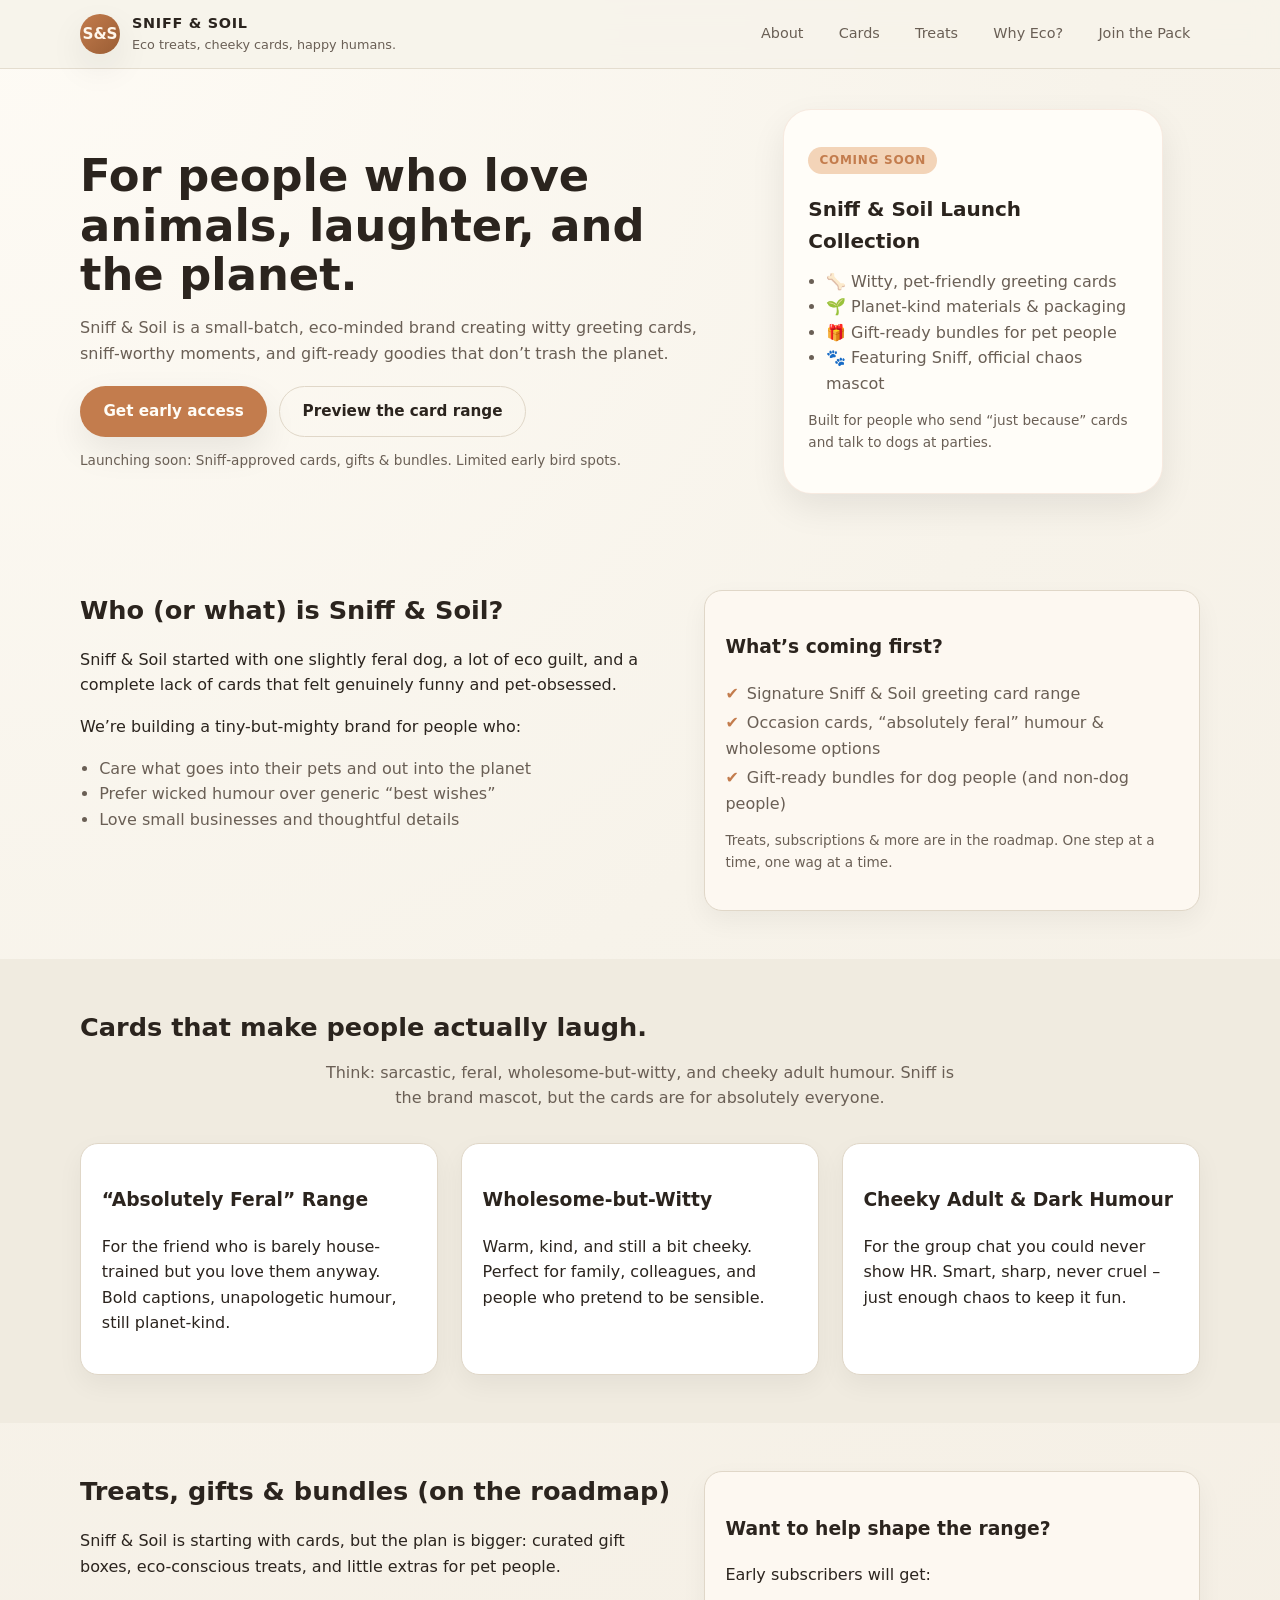
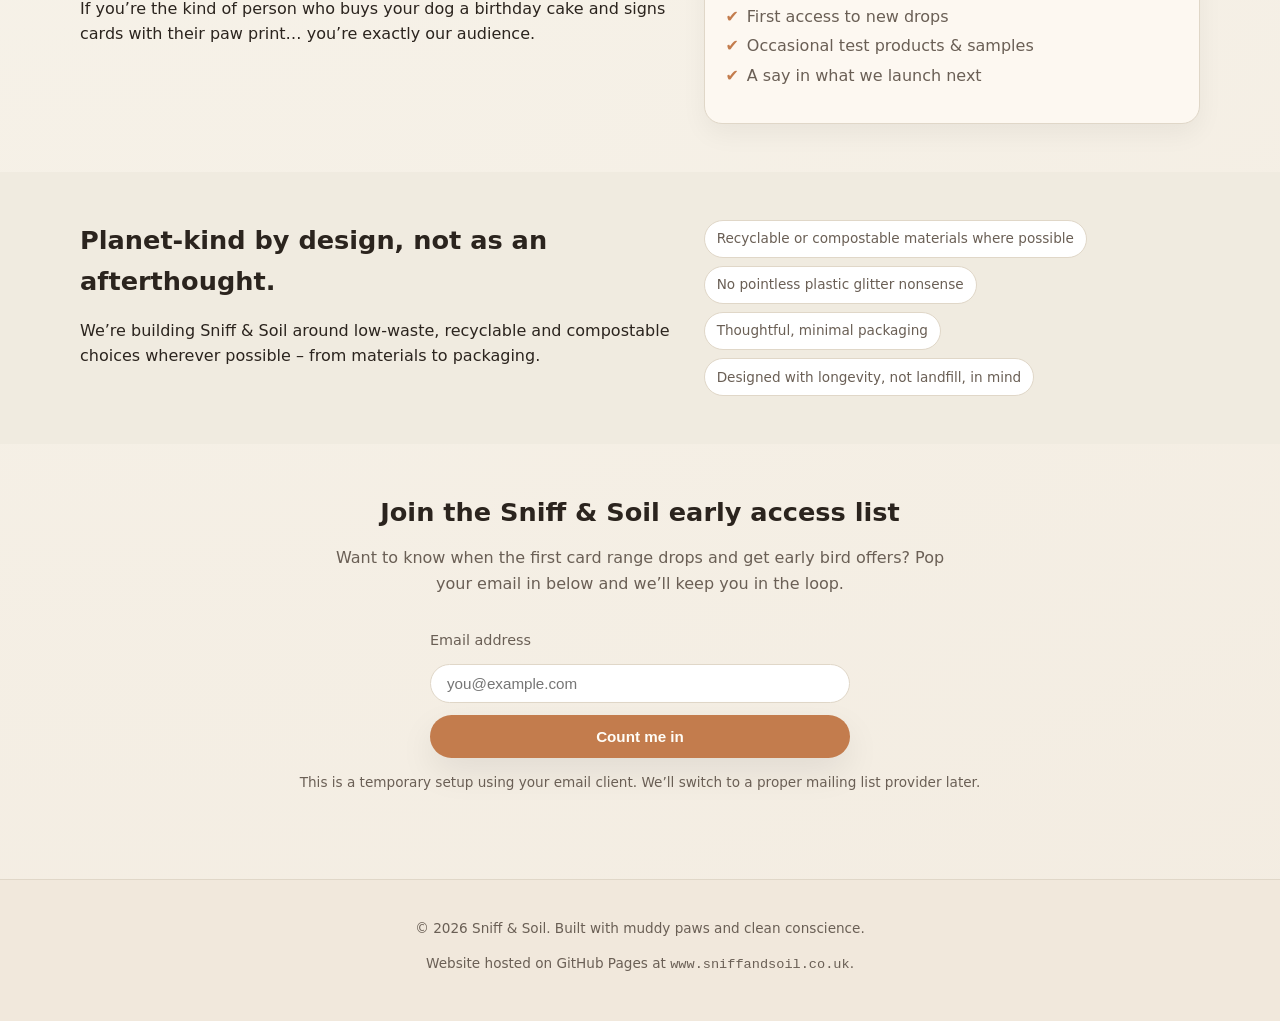
<file: old-home/index.html>
<!DOCTYPE html>
<html lang="en">
<head>
  <meta charset="UTF-8" />
  <title>Sniff & Soil | Eco-Friendly Treats, Cards & Gifts</title>
  <meta name="viewport" content="width=device-width, initial-scale=1" />
  <meta name="description" content="Sniff & Soil creates eco-friendly dog treats, witty greeting cards, and gift-ready goodies for animal lovers who care about the planet." />
  <link rel="stylesheet" href="styles.css" />
</head>
<body>
  <header class="site-header">
    <div class="container header-inner">
      <div class="logo-block">
        <div class="logo-circle">S&S</div>
        <div class="logo-text">
          <span class="brand-name">Sniff &amp; Soil</span>
          <span class="brand-tagline">Eco treats, cheeky cards, happy humans.</span>
        </div>
      </div>
      <nav class="main-nav">
        <a href="#about">About</a>
        <a href="#cards">Cards</a>
        <a href="#treats">Treats</a>
        <a href="#eco">Why Eco?</a>
        <a href="#join">Join the Pack</a>
      </nav>
    </div>
  </header>

  <main>
    <!-- HERO -->
    <section class="hero">
      <div class="container hero-grid">
        <div class="hero-copy">
          <h1>For people who love animals, laughter, and the planet.</h1>
          <p>
            Sniff &amp; Soil is a small-batch, eco-minded brand creating
            witty greeting cards, sniff-worthy moments, and gift-ready goodies
            that don’t trash the planet.
          </p>
          <div class="hero-actions">
            <a href="#join" class="btn primary">Get early access</a>
            <a href="#cards" class="btn ghost">Preview the card range</a>
          </div>
          <p class="hero-note">
            Launching soon: Sniff-approved cards, gifts &amp; bundles. Limited early bird spots.
          </p>
        </div>
        <div class="hero-card">
          <div class="hero-card-inner">
            <p class="hero-sticker">Coming soon</p>
            <h2>Sniff &amp; Soil Launch Collection</h2>
            <ul>
              <li>🦴 Witty, pet-friendly greeting cards</li>
              <li>🌱 Planet-kind materials &amp; packaging</li>
              <li>🎁 Gift-ready bundles for pet people</li>
              <li>🐾 Featuring Sniff, official chaos mascot</li>
            </ul>
            <p class="hero-small">
              Built for people who send “just because” cards and talk to dogs at parties.
            </p>
          </div>
        </div>
      </div>
    </section>

    <!-- ABOUT -->
    <section id="about" class="section">
      <div class="container two-col">
        <div>
          <h2>Who (or what) is Sniff &amp; Soil?</h2>
          <p>
            Sniff &amp; Soil started with one slightly feral dog, a lot of eco guilt, 
            and a complete lack of cards that felt genuinely funny and pet-obsessed.
          </p>
          <p>
            We’re building a tiny-but-mighty brand for people who:
          </p>
          <ul class="bullets">
            <li>Care what goes into their pets and out into the planet</li>
            <li>Prefer wicked humour over generic “best wishes”</li>
            <li>Love small businesses and thoughtful details</li>
          </ul>
        </div>
        <div class="card muted">
          <h3>What’s coming first?</h3>
          <ul class="ticks">
            <li>Signature Sniff &amp; Soil greeting card range</li>
            <li>Occasion cards, “absolutely feral” humour &amp; wholesome options</li>
            <li>Gift-ready bundles for dog people (and non-dog people)</li>
          </ul>
          <p class="small">
            Treats, subscriptions &amp; more are in the roadmap. One step at a time, one wag at a time.
          </p>
        </div>
      </div>
    </section>

    <!-- CARDS -->
    <section id="cards" class="section alt">
      <div class="container">
        <h2>Cards that make people actually laugh.</h2>
        <p class="section-intro">
          Think: sarcastic, feral, wholesome-but-witty, and cheeky adult humour.
          Sniff is the brand mascot, but the cards are for absolutely everyone.
        </p>

        <div class="grid-3">
          <article class="card">
            <h3>“Absolutely Feral” Range</h3>
            <p>
              For the friend who is barely house-trained but you love them anyway.
              Bold captions, unapologetic humour, still planet-kind.
            </p>
          </article>
          <article class="card">
            <h3>Wholesome-but-Witty</h3>
            <p>
              Warm, kind, and still a bit cheeky. Perfect for family, colleagues,
              and people who pretend to be sensible.
            </p>
          </article>
          <article class="card">
            <h3>Cheeky Adult &amp; Dark Humour</h3>
            <p>
              For the group chat you could never show HR. Smart, sharp,
              never cruel – just enough chaos to keep it fun.
            </p>
          </article>
        </div>
      </div>
    </section>

    <!-- TREATS / FUTURE PRODUCTS -->
    <section id="treats" class="section">
      <div class="container two-col">
        <div>
          <h2>Treats, gifts &amp; bundles (on the roadmap)</h2>
          <p>
            Sniff &amp; Soil is starting with cards, but the plan is bigger:
            curated gift boxes, eco-conscious treats, and little extras for pet people.
          </p>
          <p>
            If you’re the kind of person who buys your dog a birthday cake and
            signs cards with their paw print… you’re exactly our audience.
          </p>
        </div>
        <div class="card muted">
          <h3>Want to help shape the range?</h3>
          <p>
            Early subscribers will get:
          </p>
          <ul class="ticks">
            <li>First access to new drops</li>
            <li>Occasional test products &amp; samples</li>
            <li>A say in what we launch next</li>
          </ul>
        </div>
      </div>
    </section>

    <!-- ECO -->
    <section id="eco" class="section alt">
      <div class="container two-col">
        <div>
          <h2>Planet-kind by design, not as an afterthought.</h2>
          <p>
            We’re building Sniff &amp; Soil around low-waste, recyclable and
            compostable choices wherever possible – from materials to packaging.
          </p>
        </div>
        <div class="pill-list">
          <span>Recyclable or compostable materials where possible</span>
          <span>No pointless plastic glitter nonsense</span>
          <span>Thoughtful, minimal packaging</span>
          <span>Designed with longevity, not landfill, in mind</span>
        </div>
      </div>
    </section>

    <!-- JOIN / EMAIL CAPTURE PLACEHOLDER -->
    <section id="join" class="section join">
      <div class="container">
        <h2>Join the Sniff &amp; Soil early access list</h2>
        <p class="section-intro">
          Want to know when the first card range drops and get early bird offers?
          Pop your email in below and we’ll keep you in the loop.
        </p>

        <!-- Replace this with a real form provider later (Formspree, Mailerlite, etc.) -->
        <form class="signup-form" action="mailto:info@sniffandsoil.co.uk" method="post" enctype="text/plain">
          <label for="email">Email address</label>
          <input id="email" type="email" name="email" required placeholder="you@example.com" />
          <button type="submit" class="btn primary">Count me in</button>
        </form>

        <p class="small">
          This is a temporary setup using your email client. We’ll switch to a proper mailing list provider later.
        </p>
      </div>
    </section>
  </main>

  <footer class="site-footer">
    <div class="container footer-inner">
      <p>© <span id="year"></span> Sniff &amp; Soil. Built with muddy paws and clean conscience.</p>
      <p class="footer-small">
        Website hosted on GitHub Pages at <code>www.sniffandsoil.co.uk</code>.
      </p>
    </div>
    <script>
      // Tiny enhancement: keep footer year current
      document.getElementById('year').textContent = new Date().getFullYear();
    </script>
  </footer>
</body>
</html>
</file>
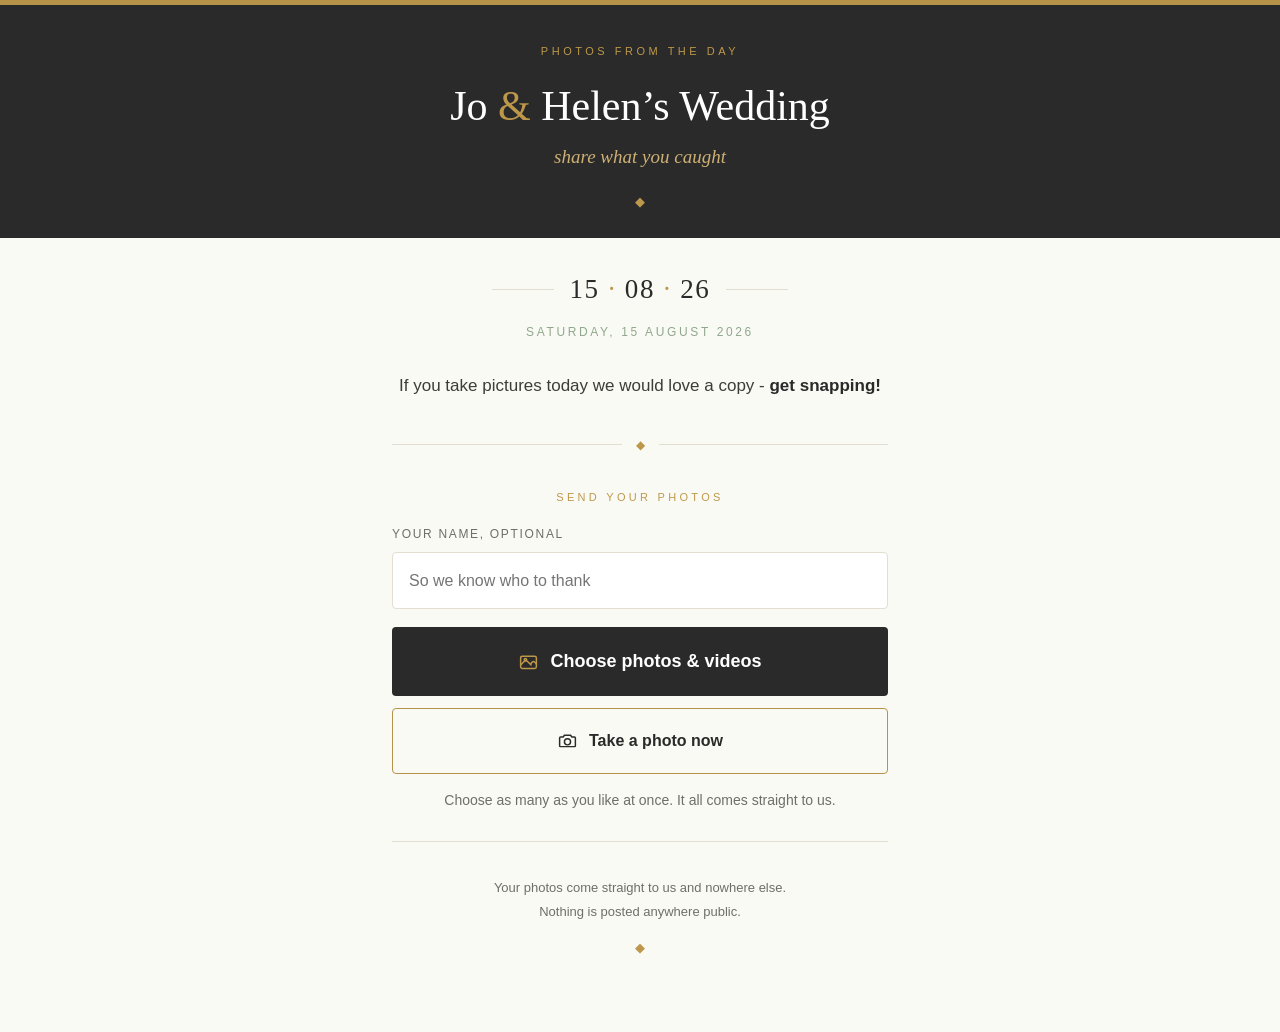
<file: photos/index.html>
<!DOCTYPE html>
<html lang="en-GB">
<head>
<meta charset="utf-8" />
<meta name="viewport" content="width=device-width, initial-scale=1, viewport-fit=cover" />
<title>Jo &amp; Helen&rsquo;s Wedding | Share your photos</title>
<meta name="description" content="Send us the photos you took at our wedding. No app, no account, no fuss." />
<meta name="theme-color" content="#2a2a2a" />
<meta name="robots" content="noindex" />
<style>
  :root{
    --charcoal:#2a2a2a;
    --cream:#fafaf5;
    --gold:#bd984b;
    --gold-rule:#b79349;
    --gold-light:#ceb074;
    --sage:#90a78d;
    --ink:#2a2a2a;
    --muted:#6f6f68;
    --hair:#e2ded0;
    --serif:Georgia,"Times New Roman",Times,serif;
  }
  *{box-sizing:border-box}
  html,body{margin:0;padding:0}
  body{
    background:var(--cream);
    color:var(--ink);
    font:16px/1.6 -apple-system,BlinkMacSystemFont,"Segoe UI",Roboto,Helvetica,Arial,sans-serif;
    -webkit-text-size-adjust:100%;
    padding-bottom:60px;
  }
  .wrap{max-width:540px;margin:0 auto;padding:0 22px}

  /* ---------- charcoal header band, as per the invitation ---------- */
  .band{
    background:var(--charcoal);
    border-top:5px solid var(--gold-rule);
    color:#fff;
    text-align:center;
    padding:38px 22px 30px;
  }
  .eyebrow{
    margin:0 0 22px;
    color:var(--gold);
    font-size:11px;
    letter-spacing:.32em;
    text-transform:uppercase;
  }
  .names{
    font-family:var(--serif);
    font-weight:400;
    font-size:clamp(27px, 8.2vw, 42px);
    line-height:1.14;
    margin:0 0 12px;
    color:#fff;
  }
  .names .amp{color:var(--gold)}
  .band .italic{
    font-family:var(--serif);
    font-style:italic;
    font-size:19px;
    color:var(--gold-light);
    margin:0 0 22px;
  }
  .diamond{
    color:var(--gold);
    font-size:13px;
    line-height:1;
    margin:0;
  }

  /* ---------- date treatment ---------- */
  .datewrap{text-align:center;padding:30px 0 4px}
  .dateline{
    display:flex;align-items:center;justify-content:center;gap:16px;
  }
  .dateline span{
    font-family:var(--serif);
    font-size:27px;
    letter-spacing:.06em;
    color:var(--ink);
    white-space:nowrap;
  }
  .dateline span i{color:var(--gold);font-style:normal}
  .dateline em{flex:0 1 62px;height:1px;background:var(--hair);display:block}
  .dayline{
    margin:12px 0 0;
    color:var(--sage);
    font-size:12px;
    letter-spacing:.22em;
    text-transform:uppercase;
  }

  hr.rule{border:0;border-top:1px solid var(--hair);margin:30px 0}
  .divider{text-align:center;margin:32px 0;position:relative}
  .divider::before{
    content:"";position:absolute;left:0;right:0;top:50%;
    border-top:1px solid var(--hair);
  }
  .divider span{
    position:relative;background:var(--cream);padding:0 14px;
    color:var(--gold);font-size:12px;line-height:1;
  }

  .lede{margin:26px 0 24px;font-size:17px;text-align:center;color:#3d3d38}
  .lede strong{color:var(--ink)}

  .section-label{
    text-align:center;
    color:var(--gold);
    font-size:11px;
    letter-spacing:.3em;
    text-transform:uppercase;
    margin:0 0 18px;
  }

  label.field{display:block;margin:0 0 18px}
  label.field span{
    display:block;font-size:12px;letter-spacing:.14em;text-transform:uppercase;
    color:var(--muted);margin-bottom:8px;
  }
  input[type=text]{
    width:100%;font:inherit;
    padding:15px 16px;
    border:1px solid var(--hair);
    border-radius:4px;
    background:#fff;
    color:var(--ink);
  }
  input[type=text]:focus{outline:2px solid var(--gold);outline-offset:1px}

  .btn{
    display:flex;align-items:center;justify-content:center;gap:11px;
    width:100%;font:inherit;font-weight:600;
    padding:19px 20px;
    border-radius:4px;
    border:1px solid transparent;
    cursor:pointer;text-decoration:none;
    -webkit-tap-highlight-color:transparent;
  }
  .btn.primary{background:var(--charcoal);color:#fff;font-size:18px}
  .btn.primary:active{background:#161616}
  .btn.second{background:transparent;color:var(--charcoal);border-color:var(--gold-rule);margin-top:12px}
  .btn.second:active{background:#f2efe2}
  .btn svg{width:21px;height:21px;flex:none}
  .btn.primary svg{color:var(--gold)}

  .hint{margin:15px 0 0;font-size:14px;color:var(--muted);text-align:center}

  #list{list-style:none;margin:24px 0 0;padding:0}
  #list li{display:flex;gap:13px;align-items:center;padding:12px 0;border-top:1px solid var(--hair)}
  .thumb{
    width:46px;height:46px;flex:none;
    border-radius:3px;
    background:#efece0 center/cover no-repeat;
    border:1px solid var(--hair);
    display:flex;align-items:center;justify-content:center;
    color:var(--gold);font-size:17px;
  }
  .meta{flex:1;min-width:0}
  .fname{font-size:14px;white-space:nowrap;overflow:hidden;text-overflow:ellipsis;color:var(--muted)}
  .bar{height:5px;border-radius:5px;background:#eae6d8;margin-top:7px;overflow:hidden}
  .bar i{display:block;height:100%;width:0;background:var(--gold);transition:width .25s ease}
  .state{font-size:13px;margin-top:6px;color:var(--muted)}
  li.done .state{color:#5c7a58;font-weight:600}
  li.done .bar,li.failed .bar{display:none}
  li.failed .state{color:#9c4a3c}
  .retry{
    font:inherit;font-size:13px;font-weight:600;
    background:none;border:0;color:var(--charcoal);
    text-decoration:underline;cursor:pointer;padding:0;margin-left:8px;
  }

  #tally{
    display:none;
    margin-top:28px;
    background:var(--charcoal);
    color:#fff;
    text-align:center;
    padding:26px 22px;
    border-top:3px solid var(--gold-rule);
  }
  #tally.show{display:block}
  #tally b{
    display:block;
    font-family:var(--serif);font-weight:400;font-size:26px;
    color:var(--gold);margin-bottom:7px;
  }
  #tally p{margin:0;font-size:15px;color:#ddd9cd}

  .notice{margin-top:24px;border-radius:4px;padding:16px 18px;font-size:15px;display:none}
  .notice.show{display:block}
  .notice.warn{background:#fbf1dd;border:1px solid #e6d3a8;color:#6b5220}

  footer{text-align:center;margin-top:34px;font-size:13px;color:var(--muted);line-height:1.8}
  footer a{color:var(--charcoal)}
</style>
</head>
<body>

<div class="band">
  <p class="eyebrow">Photos from the day</p>
  <h1 class="names" id="heading">Jo <span class="amp">&amp;</span> Helen&rsquo;s Wedding</h1>
  <p class="italic">share what you caught</p>
  <p class="diamond">&#9670;</p>
</div>

<div class="wrap">

  <div class="datewrap">
    <div class="dateline">
      <em></em><span>15 <i>&middot;</i> 08 <i>&middot;</i> 26</span><em></em>
    </div>
    <p class="dayline" id="date-line">Saturday, 15 August 2026</p>
  </div>

  <div class="notice warn" id="setup-warning">
    <strong>Almost ready.</strong> This page still needs its upload settings filling in.
    Open <code>photos/index.html</code> and put the Cloudinary cloud name and upload preset
    into the CONFIG block at the bottom of the script.
  </div>

  <p class="lede">If you take pictures today we would love a copy - <strong>get snapping!</strong></p>

  <div class="divider"><span>&#9670;</span></div>

  <p class="section-label">Send your photos</p>

  <label class="field">
    <span>Your name, optional</span>
    <input type="text" id="guest" autocomplete="name" placeholder="So we know who to thank" maxlength="60" />
  </label>

  <button class="btn primary" id="pick">
    <svg viewBox="0 0 24 24" fill="none" stroke="currentColor" stroke-width="1.7" stroke-linecap="round" stroke-linejoin="round" aria-hidden="true"><rect x="3" y="6" width="18" height="14" rx="2"/><path d="M3 16l4.5-4.5a2 2 0 0 1 2.8 0L15 16"/><path d="M14.5 14.5l1.8-1.8a2 2 0 0 1 2.8 0L21 15"/><circle cx="8.5" cy="10" r="1.4"/></svg>
    Choose photos &amp; videos
  </button>

  <button class="btn second" id="snap">
    <svg viewBox="0 0 24 24" fill="none" stroke="currentColor" stroke-width="1.7" stroke-linecap="round" stroke-linejoin="round" aria-hidden="true"><path d="M4 8h3l1.5-2h7L17 8h3a1 1 0 0 1 1 1v9a1 1 0 0 1-1 1H4a1 1 0 0 1-1-1V9a1 1 0 0 1 1-1z"/><circle cx="12" cy="13.5" r="3.5"/></svg>
    Take a photo now
  </button>

  <p class="hint">Choose as many as you like at once. It all comes straight to us.</p>

  <ul id="list"></ul>

</div>

<div id="tally"></div>

<div class="wrap">
  <input type="file" id="file-pick" accept="image/*,video/*" multiple hidden />
  <input type="file" id="file-snap" accept="image/*" capture="environment" hidden />

  <hr class="rule" />

  <footer>
    <p id="google-line" style="display:none"></p>
    <p>Your photos come straight to us and nowhere else.<br />Nothing is posted anywhere public.</p>
    <p style="color:var(--gold)">&#9670;</p>
  </footer>
</div>

<script>
/* ------------------------------------------------------------------
   CONFIG. Fill in cloudName and uploadPreset, save, commit.
   Setup instructions are in photos/README.md.
------------------------------------------------------------------ */
var CONFIG = {
  // The product environment name shown top left in the Cloudinary console.
  cloudName: "e6mkmmmw",

  // The unsigned upload preset. This name must match the console exactly.
  uploadPreset: "wedding_guests",

  // Optional. A Google Photos shared album link, offered as an extra for
  // guests who already use Google Photos. Leave blank to hide the line.
  googlePhotosLink: ""
};

/* ------------------------------------------------------------------
   Everything below is the working part. You should not need to touch it.
------------------------------------------------------------------ */
(function () {
  "use strict";

  var MAX_IMAGE_BYTES = 9.5 * 1024 * 1024;   // Cloudinary free plan caps images at 10MB
  var MAX_VIDEO_BYTES = 99 * 1024 * 1024;    // and videos at 100MB
  var CONCURRENCY = 2;
  var MAX_ATTEMPTS = 3;

  var endpoint = "https://api.cloudinary.com/v1_1/" + CONFIG.cloudName + "/auto/upload";
  var configured = CONFIG.cloudName.indexOf("PASTE") === -1 &&
                   CONFIG.uploadPreset.indexOf("PASTE") === -1 &&
                   CONFIG.cloudName.length > 0 && CONFIG.uploadPreset.length > 0;

  var $ = function (id) { return document.getElementById(id); };
  var listEl = $("list");
  var guestEl = $("guest");
  var tallyEl = $("tally");

  var queue = [];
  var active = 0;
  var seq = 0;
  var sentThisVisit = 0;

  /* ---------- page furniture ---------- */

  if (CONFIG.googlePhotosLink) {
    var gl = $("google-line");
    gl.style.display = "";
    gl.innerHTML = 'Already use Google Photos? You can also ' +
      '<a href="' + CONFIG.googlePhotosLink + '" rel="noopener">add them to our shared album</a>.';
  }
  if (!configured) {
    $("setup-warning").classList.add("show");
  }

  try {
    var savedName = localStorage.getItem("wedding_guest_name");
    if (savedName) { guestEl.value = savedName; }
  } catch (e) {}

  guestEl.addEventListener("change", function () {
    try { localStorage.setItem("wedding_guest_name", guestEl.value.trim()); } catch (e) {}
  });

  $("pick").addEventListener("click", function () { $("file-pick").click(); });
  $("snap").addEventListener("click", function () { $("file-snap").click(); });
  $("file-pick").addEventListener("change", onFiles);
  $("file-snap").addEventListener("change", onFiles);

  window.addEventListener("beforeunload", function (e) {
    if (active > 0 || queue.some(function (i) { return i.status === "waiting"; })) {
      e.preventDefault();
      e.returnValue = "";
    }
  });

  /* ---------- picking files ---------- */

  function onFiles(ev) {
    var files = Array.prototype.slice.call(ev.target.files || []);
    ev.target.value = "";
    if (!files.length) { return; }

    if (!configured) {
      alert("This page is not quite finished being set up. Please tell Jo or Helen.");
      return;
    }

    files.forEach(addToQueue);
    pump();
  }

  function addToQueue(file) {
    var item = {
      id: ++seq,
      file: file,
      name: file.name || ("photo-" + seq),
      isVideo: (file.type || "").indexOf("video/") === 0,
      status: "waiting",
      attempts: 0
    };
    item.el = renderRow(item);
    queue.push(item);
  }

  function renderRow(item) {
    var li = document.createElement("li");
    li.id = "row-" + item.id;

    var thumb = document.createElement("div");
    thumb.className = "thumb";
    if (item.isVideo) {
      thumb.textContent = "▶";
    } else {
      try {
        var url = URL.createObjectURL(item.file);
        thumb.style.backgroundImage = "url(" + url + ")";
        item.objectUrl = url;
      } catch (e) {
        thumb.textContent = "◆";
      }
    }

    var meta = document.createElement("div");
    meta.className = "meta";

    var fname = document.createElement("div");
    fname.className = "fname";
    fname.textContent = item.name;

    var bar = document.createElement("div");
    bar.className = "bar";
    var fill = document.createElement("i");
    bar.appendChild(fill);

    var state = document.createElement("div");
    state.className = "state";
    state.textContent = "Waiting";

    meta.appendChild(fname);
    meta.appendChild(bar);
    meta.appendChild(state);
    li.appendChild(thumb);
    li.appendChild(meta);
    listEl.appendChild(li);

    item.fill = fill;
    item.state = state;
    return li;
  }

  function setState(item, text, cls) {
    item.state.textContent = text;
    item.el.className = cls || "";
  }

  function setProgress(item, pct) {
    item.fill.style.width = Math.max(2, Math.min(100, pct)) + "%";
  }

  /* ---------- the queue ---------- */

  function pump() {
    while (active < CONCURRENCY) {
      var next = null;
      for (var i = 0; i < queue.length; i++) {
        if (queue[i].status === "waiting") { next = queue[i]; break; }
      }
      if (!next) { return; }
      start(next);
    }
  }

  function start(item) {
    item.status = "running";
    active++;
    item.attempts++;
    setState(item, "Getting it ready");
    setProgress(item, 3);

    prepare(item.file).then(function (blob) {
      if (item.isVideo && blob.size > MAX_VIDEO_BYTES) {
        throw new Error("TOO_BIG_VIDEO");
      }
      return send(item, blob);
    }).then(function () {
      item.status = "done";
      active--;
      sentThisVisit++;
      setState(item, "Sent, thank you", "done");
      if (item.objectUrl) { try { URL.revokeObjectURL(item.objectUrl); } catch (e) {} }
      updateTally();
      pump();
    }).catch(function (err) {
      active--;
      var fatal = err && (err.message === "TOO_BIG_VIDEO" || err.fatal);

      if (!fatal && item.attempts < MAX_ATTEMPTS) {
        item.status = "waiting";
        setState(item, "Connection wobbled, trying again");
        setTimeout(pump, 1200 * item.attempts);
        return;
      }

      item.status = "failed";
      if (err && err.message === "TOO_BIG_VIDEO") {
        setState(item, "This video is too long to send. A shorter clip will work.", "failed");
      } else {
        setState(item, "Did not send.", "failed");
        var again = document.createElement("button");
        again.className = "retry";
        again.type = "button";
        again.textContent = "Try again";
        again.addEventListener("click", function () {
          again.remove();
          item.attempts = 0;
          item.status = "waiting";
          setState(item, "Waiting");
          pump();
        });
        item.state.appendChild(again);
      }
      pump();
    });
  }

  function updateTally() {
    if (!sentThisVisit) { return; }
    tallyEl.classList.add("show");
    tallyEl.innerHTML =
      "<b>" + sentThisVisit + (sentThisVisit === 1 ? " photo safely with us" : " photos safely with us") + "</b>" +
      "<p>Thank you so much. Come back and add more any time today, " +
      "we would love to see your photos.</p>";
  }

  /* ---------- shrink only when we have to ---------- */

  function prepare(file) {
    if ((file.type || "").indexOf("image/") !== 0) { return Promise.resolve(file); }
    if (file.size <= MAX_IMAGE_BYTES) { return Promise.resolve(file); }
    return shrink(file).catch(function () { return file; });
  }

  function shrink(file) {
    return loadImage(file).then(function (img) {
      var attempts = [
        { max: 3200, q: 0.86 },
        { max: 2600, q: 0.80 },
        { max: 2000, q: 0.72 }
      ];

      function tryAt(i) {
        if (i >= attempts.length) { return Promise.resolve(file); }
        var a = attempts[i];
        var w = img.width, h = img.height;
        var scale = Math.min(1, a.max / Math.max(w, h));
        var canvas = document.createElement("canvas");
        canvas.width = Math.round(w * scale);
        canvas.height = Math.round(h * scale);
        canvas.getContext("2d").drawImage(img, 0, 0, canvas.width, canvas.height);

        return toBlob(canvas, a.q).then(function (blob) {
          if (blob && blob.size <= MAX_IMAGE_BYTES) { return blob; }
          return tryAt(i + 1);
        });
      }

      return tryAt(0);
    });
  }

  function loadImage(file) {
    // imageOrientation matters: without it some browsers hand back the raw
    // pixels and ignore the EXIF rotation, so a phone photo that needed
    // shrinking would arrive sideways.
    if (window.createImageBitmap) {
      return createImageBitmap(file, { imageOrientation: "from-image" })
        .catch(function () { return createImageBitmap(file); });
    }
    return new Promise(function (resolve, reject) {
      var img = new Image();
      var url = URL.createObjectURL(file);
      img.onload = function () { URL.revokeObjectURL(url); resolve(img); };
      img.onerror = function () { URL.revokeObjectURL(url); reject(new Error("decode")); };
      img.src = url;
    });
  }

  function toBlob(canvas, quality) {
    return new Promise(function (resolve) {
      canvas.toBlob(function (b) { resolve(b); }, "image/jpeg", quality);
    });
  }

  /* ---------- the upload itself ---------- */

  function send(item, blob, minimal) {
    return new Promise(function (resolve, reject) {
      var form = new FormData();
      form.append("file", blob, item.name);
      form.append("upload_preset", CONFIG.uploadPreset);

      if (!minimal) {
        var who = guestEl.value.trim();
        if (who) {
          form.append("context", "guest=" + who.replace(/[|=]/g, " ").slice(0, 60));
          var tag = who.toLowerCase().replace(/[^a-z0-9]+/g, "-").replace(/^-|-$/g, "").slice(0, 40);
          if (tag) { form.append("tags", "guest-upload," + tag); }
        } else {
          form.append("tags", "guest-upload");
        }
      }

      var xhr = new XMLHttpRequest();
      xhr.open("POST", endpoint, true);
      xhr.timeout = 10 * 60 * 1000;

      xhr.upload.onprogress = function (e) {
        if (e.lengthComputable) {
          var pct = Math.round((e.loaded / e.total) * 100);
          setProgress(item, pct);
          setState(item, pct < 100 ? "Sending " + pct + "%" : "Nearly there");
        }
      };

      xhr.onload = function () {
        if (xhr.status >= 200 && xhr.status < 300) { resolve(); return; }
        // If the preset rejects the extra fields, send the bare minimum instead.
        if (xhr.status === 400 && !minimal) { send(item, blob, true).then(resolve, reject); return; }
        var err = new Error("HTTP " + xhr.status);
        if (xhr.status === 400 || xhr.status === 401 || xhr.status === 403 || xhr.status === 420) {
          err.fatal = true;
        }
        reject(err);
      };

      xhr.onerror = function () { reject(new Error("network")); };
      xhr.ontimeout = function () { reject(new Error("timeout")); };
      xhr.onabort = function () { reject(new Error("aborted")); };

      xhr.send(form);
    });
  }
})();
</script>
</body>
</html>
</file>
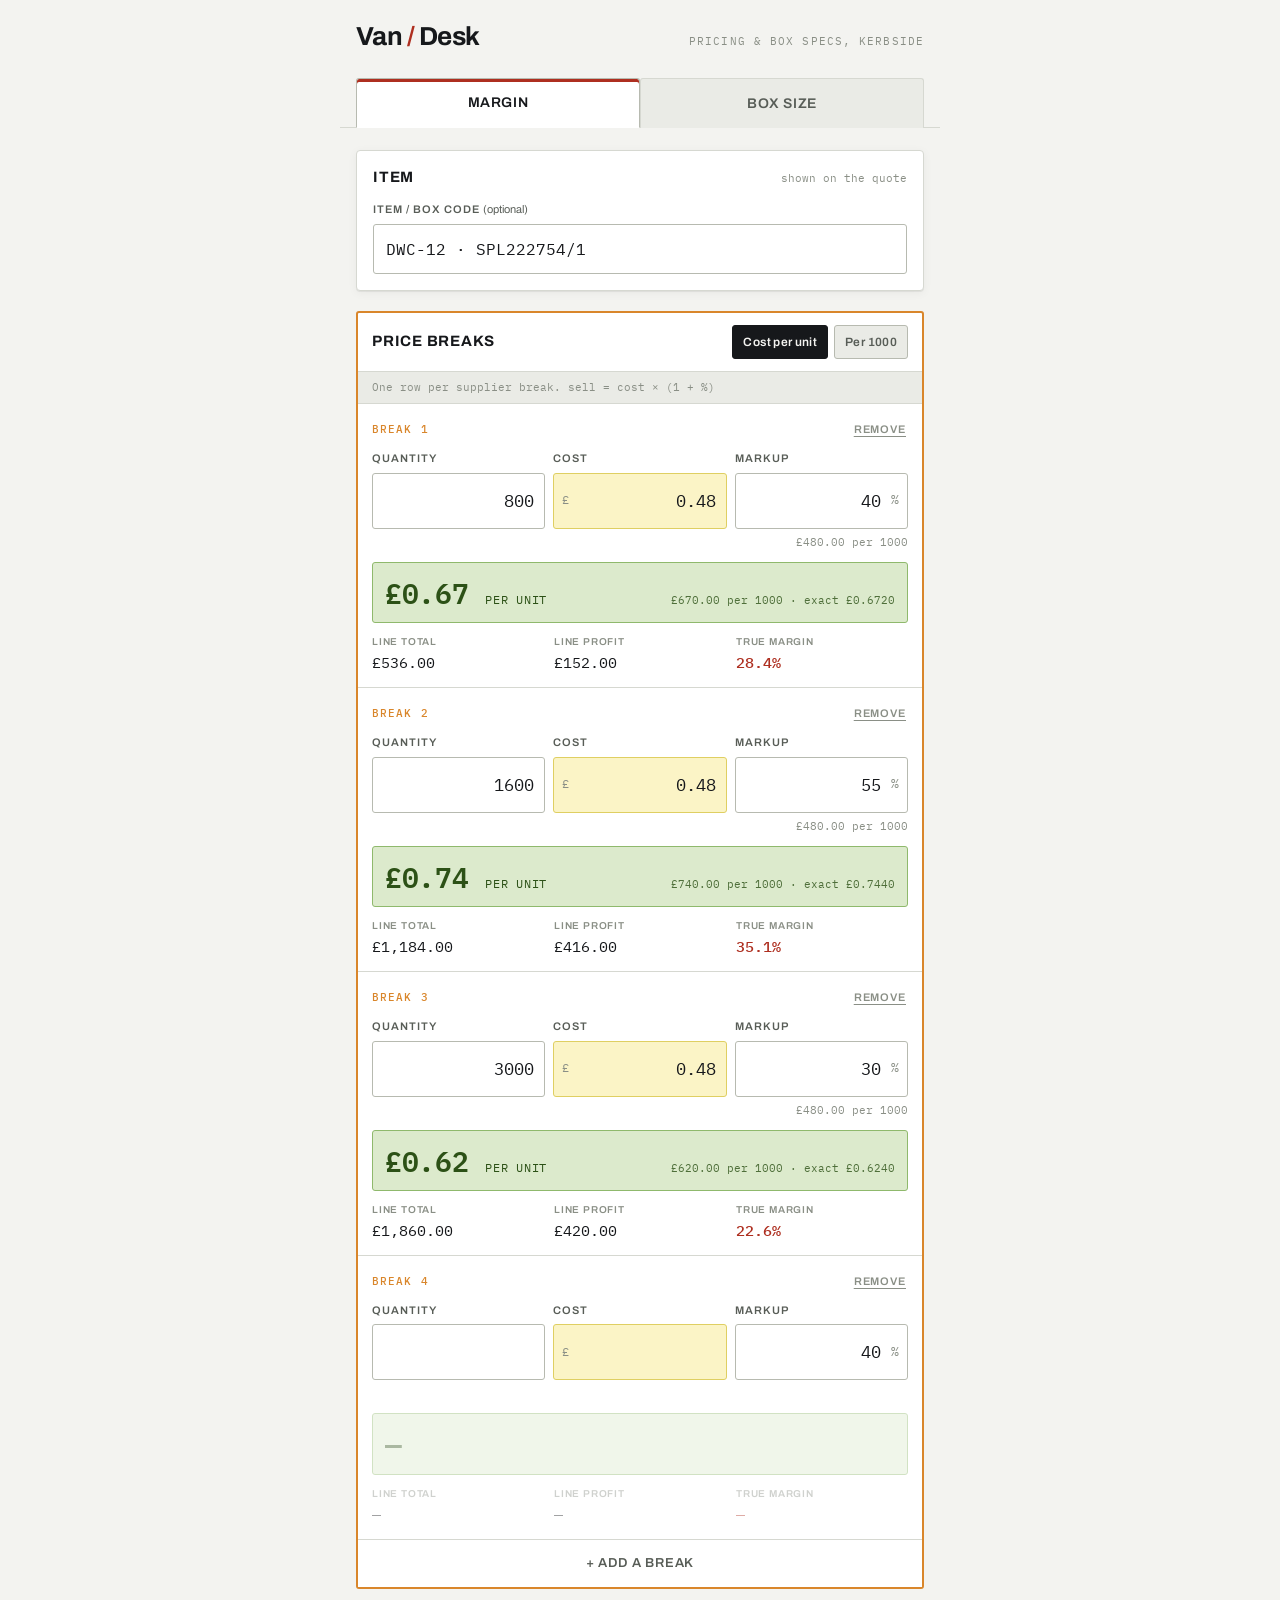
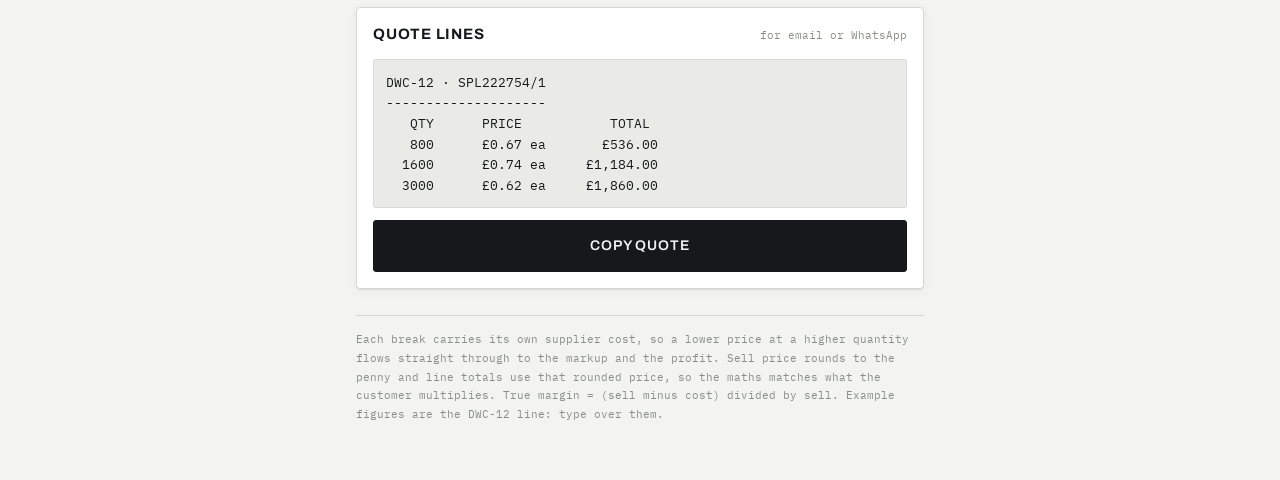
<file: tools/van-desk/index.html>
<!DOCTYPE html>
<html lang="en-GB">
<head>
<meta charset="utf-8">
<meta name="viewport" content="width=device-width, initial-scale=1">
<meta name="description" content="Margin calculator and box size converter for packaging quotes on the road.">
<style>
  html{color-scheme:light dark}
  body{margin:0;font:14px/1.4 system-ui,sans-serif;background:#F3F3F0}
  img{max-width:100%}
  [hidden]{display:none!important}
</style>
<title>Van Desk</title>
<link rel="preconnect" href="https://fonts.googleapis.com">
<link rel="preconnect" href="https://fonts.gstatic.com" crossorigin>
<link rel="stylesheet" href="https://fonts.googleapis.com/css2?family=Archivo:wght@400;500;600;700&family=IBM+Plex+Mono:wght@400;500;600&display=swap">
<style>
  :root{
    --paper:#F3F3F0;
    --surface:#FFFFFF;
    --surface-2:#EAEBE6;
    --ink:#16181B;
    --ink-2:#585D57;
    --ink-3:#8A8F86;
    --rule:#D6D8D1;
    --rule-strong:#B7BAB0;
    --accent:#AE2F20;
    --edge:#D9862B;
    --cost-tint:#FBF4C6;
    --cost-line:#DFCF62;
    --sell-tint:#DCEACC;
    --sell-line:#8FB96C;
    --sell-ink:#2C5116;
    --focus:#1F5FA8;
    --shadow:0 1px 0 rgba(22,24,27,.06), 0 2px 10px rgba(22,24,27,.05);
    color-scheme: light;
  }
  @media (prefers-color-scheme: dark){
    :root:not([data-theme="light"]){
      --paper:#121417;
      --surface:#1A1D21;
      --surface-2:#23272C;
      --ink:#ECEEE9;
      --ink-2:#A3A89F;
      --ink-3:#767B72;
      --rule:#2D3238;
      --rule-strong:#414750;
      --accent:#F0705B;
      --edge:#C8853A;
      --cost-tint:#2C2913;
      --cost-line:#57501F;
      --sell-tint:#1B2B16;
      --sell-line:#3D6A2C;
      --sell-ink:#B8DC9C;
      --focus:#6AA3E8;
      --shadow:0 1px 0 rgba(0,0,0,.35), 0 2px 10px rgba(0,0,0,.3);
      color-scheme: dark;
    }
  }
  :root[data-theme="dark"]{
    --paper:#121417;
    --surface:#1A1D21;
    --surface-2:#23272C;
    --ink:#ECEEE9;
    --ink-2:#A3A89F;
    --ink-3:#767B72;
    --rule:#2D3238;
    --rule-strong:#414750;
    --accent:#F0705B;
    --edge:#C8853A;
    --cost-tint:#2C2913;
    --cost-line:#57501F;
    --sell-tint:#1B2B16;
    --sell-line:#3D6A2C;
    --sell-ink:#B8DC9C;
    --focus:#6AA3E8;
    --shadow:0 1px 0 rgba(0,0,0,.35), 0 2px 10px rgba(0,0,0,.3);
    color-scheme: dark;
  }

  *{ box-sizing:border-box; }
  body{
    background:var(--paper);
    color:var(--ink);
    font-family:"Archivo", "Helvetica Neue", Arial, sans-serif;
    font-size:16px;
    line-height:1.4;
    -webkit-text-size-adjust:100%;
  }
  .wrap{
    max-width:600px;
    margin:0 auto;
    padding-inline:16px;
    padding-block:18px 56px;
  }

  /* ---- masthead ---- */
  .masthead{ display:flex; align-items:baseline; justify-content:space-between; gap:12px; flex-wrap:wrap; }
  .wordmark{
    font-size:26px; font-weight:700; letter-spacing:-.02em; margin:0;
  }
  .wordmark span{ color:var(--accent); }
  .standfirst{
    font-family:"IBM Plex Mono", ui-monospace, monospace;
    font-size:11px; letter-spacing:.10em; text-transform:uppercase;
    color:var(--ink-3); margin:0;
  }

  /* ---- tabs ---- */
  .tabs{
    position:sticky; top:0; z-index:5;
    display:grid; grid-template-columns:1fr 1fr; gap:0;
    margin:16px -16px 0; padding:8px 16px 0;
    background:var(--paper);
    border-bottom:1px solid var(--rule);
  }
  .tab{
    appearance:none; border:1px solid var(--rule); border-bottom:none;
    background:var(--surface-2); color:var(--ink-2);
    font:600 14px/1 "Archivo", sans-serif; letter-spacing:.04em; text-transform:uppercase;
    min-height:50px; padding:0 8px; cursor:pointer; border-radius:3px 3px 0 0;
    margin-bottom:-1px;
  }
  .tab[aria-selected="true"]{
    background:var(--surface); color:var(--ink);
    border-color:var(--rule-strong); border-bottom:1px solid var(--surface);
    box-shadow:inset 0 3px 0 var(--accent);
  }
  .tab:focus-visible{ outline:3px solid var(--focus); outline-offset:2px; }

  .panel{ padding-top:22px; }
  .panel[hidden]{ display:none !important; }

  /* ---- blocks ---- */
  .block{
    background:var(--surface);
    border:1px solid var(--rule);
    border-radius:4px;
    box-shadow:var(--shadow);
    padding:16px;
  }
  .block + .block{ margin-top:18px; }
  .block-head{
    display:flex; align-items:baseline; justify-content:space-between; gap:10px;
    margin:0 0 14px;
  }
  h2{
    font-size:15px; font-weight:700; letter-spacing:.05em; text-transform:uppercase;
    margin:0;
  }
  .hint{
    font-family:"IBM Plex Mono", ui-monospace, monospace;
    font-size:11px; color:var(--ink-3); margin:0; line-height:1.5;
  }

  /* ---- fields ---- */
  .field label, .lbl{
    display:block;
    font-size:11px; font-weight:600; letter-spacing:.09em; text-transform:uppercase;
    color:var(--ink-2); margin-bottom:6px;
  }
  .inp{ position:relative; display:block; }
  .inp .fix{
    position:absolute; top:0; bottom:0; display:flex; align-items:center;
    font-family:"IBM Plex Mono", ui-monospace, monospace; font-size:16px;
    color:var(--ink-3); pointer-events:none;
  }
  .inp .fix.pre{ left:12px; }
  .inp .fix.suf{ right:14px; font-size:13px; letter-spacing:.02em; }
  input[type="text"]{
    width:100%; min-width:0; height:56px;
    background:var(--surface); color:var(--ink);
    border:1px solid var(--rule-strong); border-radius:3px;
    font-family:"IBM Plex Mono", ui-monospace, monospace;
    font-size:19px; font-variant-numeric:tabular-nums;
    padding:0 12px; text-align:right;
  }
  input.has-pre{ padding-left:28px; }
  input.has-suf{ padding-right:46px; }
  input[type="text"]:focus{ outline:3px solid var(--focus); outline-offset:1px; border-color:var(--focus); }
  input.cost{ background:var(--cost-tint); border-color:var(--cost-line); }
  input.ref{ text-align:left; font-size:16px; height:50px; }

  .duo{ display:grid; grid-template-columns:1fr 1fr; gap:12px; }
  .link-note{
    display:flex; align-items:center; gap:8px;
    font-family:"IBM Plex Mono", ui-monospace, monospace;
    font-size:11px; color:var(--ink-3); margin:8px 0 0;
  }
  .link-note::before, .link-note::after{ content:""; height:1px; background:var(--rule); flex:1; }

  /* ---- quantity break group ---- */
  .breaks{
    border:2px solid var(--edge); border-radius:3px;
    background:var(--surface);
    margin-top:20px;
  }
  .breaks-head{
    display:flex; align-items:center; justify-content:space-between; gap:10px 12px;
    flex-wrap:wrap; padding:12px 14px; border-bottom:1px solid var(--rule);
  }
  .breaks-head h2{ color:var(--ink); }
  .breaks-note{
    font-family:"IBM Plex Mono", ui-monospace, monospace;
    font-size:11px; color:var(--ink-3); margin:0;
    padding:8px 14px; border-bottom:1px solid var(--rule); background:var(--surface-2);
  }
  .basis{ display:flex; gap:6px; }
  .basis button{
    appearance:none; cursor:pointer; min-height:34px; padding:0 10px;
    background:var(--surface-2); color:var(--ink-2);
    border:1px solid var(--rule-strong); border-radius:3px;
    font:600 12px/1 "Archivo", sans-serif; letter-spacing:.03em; white-space:nowrap;
  }
  .basis button[aria-pressed="true"]{ background:var(--ink); border-color:var(--ink); color:var(--paper); }
  .basis button:focus-visible{ outline:3px solid var(--focus); outline-offset:2px; }

  .brk{ padding:14px; }
  .brk + .brk{ border-top:1px solid var(--rule); }
  .brk-head{ display:flex; align-items:center; justify-content:space-between; gap:10px; margin-bottom:10px; }
  .brk-n{
    font-family:"IBM Plex Mono", ui-monospace, monospace;
    font-size:11px; letter-spacing:.10em; text-transform:uppercase; color:var(--edge); font-weight:500;
  }
  .rm{
    appearance:none; background:none; border:none; cursor:pointer; padding:6px 2px;
    font:600 11px/1 "Archivo", sans-serif; letter-spacing:.08em; text-transform:uppercase;
    color:var(--ink-3); text-decoration:underline; text-underline-offset:3px;
  }
  .rm:hover{ color:var(--accent); }
  .rm:focus-visible{ outline:3px solid var(--focus); outline-offset:2px; }
  .brk-top{ display:grid; grid-template-columns:1fr 1fr 1fr; gap:8px; align-items:end; }
  .brk-top input{ font-size:17px; padding:0 10px; }
  .brk-top .fix{ font-size:12px; }
  .brk-top .fix.pre{ left:9px; }
  .brk-top .fix.suf{ right:9px; }
  .brk-top input.has-pre{ padding-left:22px; }
  .brk-top input.has-suf{ padding-right:26px; }
  .alt-cost{
    font-family:"IBM Plex Mono", ui-monospace, monospace;
    font-size:11px; color:var(--ink-3); margin:6px 0 0; text-align:right;
    font-variant-numeric:tabular-nums; min-height:15px;
  }
  .addrow{
    appearance:none; width:100%; min-height:48px; cursor:pointer;
    background:var(--surface); color:var(--ink-2);
    border:none; border-top:1px solid var(--rule);
    font:600 13px/1 "Archivo", sans-serif; letter-spacing:.06em; text-transform:uppercase;
  }
  .addrow:hover{ color:var(--ink); }
  .addrow:focus-visible{ outline:3px solid var(--focus); outline-offset:-3px; }
  .addrow[disabled]{ opacity:.4; cursor:default; }
  .brk-out{
    margin-top:12px;
    background:var(--sell-tint); border:1px solid var(--sell-line); border-radius:3px;
    padding:10px 12px;
    display:flex; align-items:baseline; justify-content:space-between; gap:10px; flex-wrap:wrap;
  }
  .sell{
    font-family:"IBM Plex Mono", ui-monospace, monospace;
    font-size:28px; font-weight:600; color:var(--sell-ink);
    font-variant-numeric:tabular-nums; letter-spacing:-.01em;
  }
  .sell .per{ font-size:12px; font-weight:400; letter-spacing:.06em; text-transform:uppercase; }
  .exact{
    font-family:"IBM Plex Mono", ui-monospace, monospace;
    font-size:11px; color:var(--sell-ink); opacity:.8;
  }
  .stats{ display:grid; grid-template-columns:repeat(3, 1fr); gap:10px; margin:12px 0 0; }
  .stats > div{ min-width:0; }
  .stats dt{
    font-size:10px; font-weight:600; letter-spacing:.08em; text-transform:uppercase;
    color:var(--ink-3); margin:0 0 3px;
  }
  .stats dd{
    margin:0; font-family:"IBM Plex Mono", ui-monospace, monospace;
    font-size:15px; font-variant-numeric:tabular-nums; color:var(--ink);
    overflow-wrap:anywhere;
  }
  .stats dd.margin{ color:var(--accent); font-weight:500; }
  .brk.off .brk-out, .brk.off .stats{ opacity:.4; }

  /* ---- quote out ---- */
  .quote{
    font-family:"IBM Plex Mono", ui-monospace, monospace;
    font-size:12.5px; line-height:1.65; white-space:pre-wrap;
    background:var(--surface-2); border:1px solid var(--rule); border-radius:3px;
    padding:12px; margin:0; color:var(--ink);
    overflow-x:auto; user-select:all; -webkit-user-select:all;
  }
  .btn{
    appearance:none; width:100%; min-height:52px; margin-top:12px;
    background:var(--ink); color:var(--paper);
    border:1px solid var(--ink); border-radius:3px;
    font:600 14px/1 "Archivo", sans-serif; letter-spacing:.06em; text-transform:uppercase;
    cursor:pointer;
  }
  .btn:active{ transform:translateY(1px); }
  .btn:focus-visible{ outline:3px solid var(--focus); outline-offset:2px; }
  .btn.done{ background:var(--sell-line); border-color:var(--sell-line); color:#0F2208; }

  /* ---- converter ---- */
  .units{ display:grid; grid-template-columns:repeat(3,1fr); gap:8px; margin-bottom:16px; }
  .unit{
    appearance:none; min-height:50px; cursor:pointer;
    background:var(--surface-2); color:var(--ink-2);
    border:1px solid var(--rule-strong); border-radius:3px;
    font:600 15px/1 "Archivo", sans-serif; letter-spacing:.04em;
  }
  .unit[aria-pressed="true"]{ background:var(--ink); border-color:var(--ink); color:var(--paper); }
  .unit:focus-visible{ outline:3px solid var(--focus); outline-offset:2px; }

  .dim{ display:grid; grid-template-columns:64px 1fr; gap:12px; align-items:center; }
  .dim + .dim{ margin-top:12px; }
  .dim .lbl{ margin:0; }
  .dim .lbl small{ display:block; font-size:10px; letter-spacing:.06em; color:var(--ink-3); font-weight:400; }
  .alt{
    font-family:"IBM Plex Mono", ui-monospace, monospace;
    font-size:12px; color:var(--ink-2); margin:6px 0 0; text-align:right;
    font-variant-numeric:tabular-nums;
  }
  .specline{
    margin-top:16px; padding-top:14px; border-top:1px solid var(--rule);
    display:grid; gap:8px;
  }
  .spec{ display:flex; align-items:baseline; justify-content:space-between; gap:10px; }
  .spec .k{ font-size:11px; font-weight:600; letter-spacing:.09em; text-transform:uppercase; color:var(--ink-2); }
  .spec .v{
    font-family:"IBM Plex Mono", ui-monospace, monospace; font-size:16px;
    font-variant-numeric:tabular-nums; text-align:right; overflow-wrap:anywhere;
  }
  .spec.lead .v{ font-size:19px; font-weight:600; }

  footer{
    margin-top:26px; padding-top:14px; border-top:1px solid var(--rule);
    font-family:"IBM Plex Mono", ui-monospace, monospace;
    font-size:11px; color:var(--ink-3); line-height:1.7;
  }

  @media (max-width:369px){
    .stats{ grid-template-columns:1fr 1fr; }
    .brk-top{ grid-template-columns:1fr 1fr; }
    .brk-top .f-pct{ grid-column:1 / -1; }
    .sell{ font-size:24px; }
  }
  @media (prefers-reduced-motion:reduce){
    *{ transition:none !important; animation:none !important; }
  }
</style>
</head>
<body>

<div class="wrap">
  <div class="masthead">
    <h1 class="wordmark">Van<span>&nbsp;/&nbsp;</span>Desk</h1>
    <p class="standfirst">Pricing &amp; box specs, kerbside</p>
  </div>

  <div class="tabs" role="tablist" aria-label="Tools">
    <button class="tab" id="tab-price" role="tab" aria-selected="true" aria-controls="panel-price" type="button">Margin</button>
    <button class="tab" id="tab-size" role="tab" aria-selected="false" aria-controls="panel-size" type="button">Box size</button>
  </div>

  <!-- ============ MARGIN ============ -->
  <section class="panel" id="panel-price" role="tabpanel" aria-labelledby="tab-price">

    <div class="block">
      <div class="block-head">
        <h2>Item</h2>
        <p class="hint">shown on the quote</p>
      </div>
      <div class="field">
        <label for="ref">Item / box code <span style="text-transform:none;letter-spacing:0;font-weight:400">(optional)</span></label>
        <input type="text" id="ref" class="ref" autocomplete="off" value="DWC-12 &#183; SPL222754/1" placeholder="e.g. DWC-12">
      </div>
    </div>

    <div class="breaks">
      <div class="breaks-head">
        <h2>Price breaks</h2>
        <div class="basis" role="group" aria-label="Supplier cost basis">
          <button type="button" data-basis="unit" aria-pressed="true">Cost per unit</button>
          <button type="button" data-basis="k" aria-pressed="false">Per 1000</button>
        </div>
      </div>
      <p class="breaks-note">One row per supplier break. sell = cost &#215; (1 + %)</p>
      <div id="brk-rows"></div>
      <button class="addrow" id="add-brk" type="button">+ Add a break</button>
    </div>

    <div class="block" style="margin-top:18px">
      <div class="block-head">
        <h2>Quote lines</h2>
        <p class="hint">for email or WhatsApp</p>
      </div>
      <pre class="quote" id="quote-out"></pre>
      <button class="btn" id="copy-btn" type="button">Copy quote</button>
    </div>

    <footer>
      Each break carries its own supplier cost, so a lower price at a higher quantity flows straight through to the markup and the profit.
      Sell price rounds to the penny and line totals use that rounded price, so the maths matches what the customer multiplies.
      True margin = (sell minus cost) divided by sell.
      Example figures are the DWC-12 line: type over them.
    </footer>
  </section>

  <!-- ============ BOX SIZE ============ -->
  <section class="panel" id="panel-size" role="tabpanel" aria-labelledby="tab-size" hidden>

    <div class="block">
      <div class="block-head">
        <h2>Type in</h2>
        <p class="hint">switch keeps the box</p>
      </div>

      <div class="units" role="group" aria-label="Input unit">
        <button class="unit" type="button" data-unit="mm" aria-pressed="true">mm</button>
        <button class="unit" type="button" data-unit="cm" aria-pressed="false">cm</button>
        <button class="unit" type="button" data-unit="in" aria-pressed="false">inches</button>
      </div>

      <div class="dim">
        <span class="lbl" id="lbl-l">Length<small>internal</small></span>
        <div>
          <span class="inp">
            <span class="fix suf" data-suffix>mm</span>
            <input type="text" id="dim-l" class="has-suf" inputmode="decimal" autocomplete="off" value="457" aria-labelledby="lbl-l">
          </span>
          <p class="alt" id="alt-l"></p>
        </div>
      </div>

      <div class="dim">
        <span class="lbl" id="lbl-w">Width<small>internal</small></span>
        <div>
          <span class="inp">
            <span class="fix suf" data-suffix>mm</span>
            <input type="text" id="dim-w" class="has-suf" inputmode="decimal" autocomplete="off" value="305" aria-labelledby="lbl-w">
          </span>
          <p class="alt" id="alt-w"></p>
        </div>
      </div>

      <div class="dim">
        <span class="lbl" id="lbl-h">Height<small>internal</small></span>
        <div>
          <span class="inp">
            <span class="fix suf" data-suffix>mm</span>
            <input type="text" id="dim-h" class="has-suf" inputmode="decimal" autocomplete="off" value="305" aria-labelledby="lbl-h">
          </span>
          <p class="alt" id="alt-h"></p>
        </div>
      </div>

      <div class="specline">
        <div class="spec lead"><span class="k">L × W × H mm</span><span class="v" id="spec-mm">—</span></div>
        <div class="spec"><span class="k">Centimetres</span><span class="v" id="spec-cm">—</span></div>
        <div class="spec"><span class="k">Inches</span><span class="v" id="spec-in">—</span></div>
        <div class="spec"><span class="k">Cube</span><span class="v" id="spec-vol">—</span></div>
      </div>

      <button class="btn" id="copy-spec" type="button">Copy spec</button>
    </div>

    <footer>
      1 inch = 25.4 mm exactly. Corrugated is quoted internal L × W × H in millimetres, so the mm line is the one to give the box plant.
      Example figures are an 18 × 12 × 12 in case.
    </footer>
  </section>
</div>

<script>
(function(){
  "use strict";

  var $ = function(id){ return document.getElementById(id); };
  var MM_PER_IN = 25.4;

  function toNum(s){
    var v = parseFloat(String(s == null ? "" : s).replace(/[^0-9.\-]/g, ""));
    return isFinite(v) ? v : NaN;
  }
  function money(n, dp){
    if (!isFinite(n)) return "—";
    return "£" + n.toLocaleString("en-GB", { minimumFractionDigits: dp, maximumFractionDigits: dp });
  }
  function trim(n, dp){
    if (!isFinite(n)) return "—";
    return n.toLocaleString("en-GB", { maximumFractionDigits: dp });
  }

  /* ---------------- Margin calculator ---------------- */

  var MAX_BREAKS = 6;
  var basis = "unit";               // "unit" = cost each, "k" = cost per 1000
  var seq = 0;
  var rows = [];                    // { id, el }
  var rowsHost = $("brk-rows");

  // Starting figures come from the DWC-12 sheet: three quantities at 48p each.
  var SEED = [
    { qty: "800",  cost: "0.48", pct: "40" },
    { qty: "1600", cost: "0.48", pct: "55" },
    { qty: "3000", cost: "0.48", pct: "30" },
    { qty: "",     cost: "",     pct: "40" }
  ];

  function costText(v){
    if (!isFinite(v)) return "";
    return String(parseFloat(v.toFixed(5)));
  }

  function makeRow(seed){
    var id = "r" + (++seq);
    var el = document.createElement("div");
    el.className = "brk";
    el.id = "brk-" + id;
    el.innerHTML =
      '<div class="brk-head">' +
        '<span class="brk-n" data-n>Break</span>' +
        '<button class="rm" type="button" data-rm>Remove</button>' +
      '</div>' +
      '<div class="brk-top">' +
        '<div class="field">' +
          '<label for="qty-' + id + '">Quantity</label>' +
          '<span class="inp"><input type="text" id="qty-' + id + '" inputmode="numeric" autocomplete="off" value="' + seed.qty + '"></span>' +
        '</div>' +
        '<div class="field">' +
          '<label for="cost-' + id + '">Cost</label>' +
          '<span class="inp"><span class="fix pre">&pound;</span>' +
          '<input type="text" id="cost-' + id + '" class="cost has-pre" inputmode="decimal" autocomplete="off" value="' + seed.cost + '"></span>' +
        '</div>' +
        '<div class="field f-pct">' +
          '<label for="pct-' + id + '">Markup</label>' +
          '<span class="inp"><span class="fix suf">%</span>' +
          '<input type="text" id="pct-' + id + '" class="has-suf" inputmode="decimal" autocomplete="off" value="' + seed.pct + '"></span>' +
        '</div>' +
      '</div>' +
      '<p class="alt-cost" id="altc-' + id + '"></p>' +
      '<div class="brk-out">' +
        '<span class="sell" id="sell-' + id + '">&mdash;</span>' +
        '<span class="exact" id="exact-' + id + '"></span>' +
      '</div>' +
      '<dl class="stats">' +
        '<div><dt>Line total</dt><dd id="tot-' + id + '">&mdash;</dd></div>' +
        '<div><dt>Line profit</dt><dd id="pro-' + id + '">&mdash;</dd></div>' +
        '<div><dt>True margin</dt><dd class="margin" id="mar-' + id + '">&mdash;</dd></div>' +
      '</dl>';

    ["qty-", "cost-", "pct-"].forEach(function(pre){
      el.querySelector("#" + pre + id).addEventListener("input", renderPrice);
    });
    el.querySelector("[data-rm]").addEventListener("click", function(){ removeRow(id); });

    return { id: id, el: el };
  }

  function renumber(){
    rows.forEach(function(r, i){
      r.el.querySelector("[data-n]").textContent = "Break " + (i + 1);
      var rm = r.el.querySelector("[data-rm]");
      rm.setAttribute("aria-label", "Remove break " + (i + 1));
      rm.style.visibility = rows.length > 1 ? "visible" : "hidden";
    });
    $("add-brk").disabled = rows.length >= MAX_BREAKS;
  }

  function addRow(seed){
    var r = makeRow(seed || { qty: "", cost: "", pct: "40" });
    rows.push(r);
    rowsHost.appendChild(r.el);
    renumber();
    renderPrice();
    return r;
  }

  function removeRow(id){
    var i = -1;
    rows.forEach(function(r, k){ if (r.id === id) i = k; });
    if (i < 0 || rows.length <= 1) return;
    rowsHost.removeChild(rows[i].el);
    rows.splice(i, 1);
    renumber();
    renderPrice();
  }

  function setBasis(next){
    if (next === basis) return;
    rows.forEach(function(r){
      var f = $("cost-" + r.id);
      var v = toNum(f.value);
      if (isFinite(v)) f.value = costText(next === "k" ? v * 1000 : v / 1000);
    });
    basis = next;
    Array.prototype.forEach.call(document.querySelectorAll(".basis button"), function(btn){
      btn.setAttribute("aria-pressed", String(btn.dataset.basis === basis));
    });
    renderPrice();
  }

  function renderPrice(){
    var lines = [];

    rows.forEach(function(r){
      var id = r.id;
      var qty = toNum($("qty-" + id).value);
      var raw = toNum($("cost-" + id).value);
      var pct = toNum($("pct-" + id).value);
      var cost = isFinite(raw) ? (basis === "k" ? raw / 1000 : raw) : NaN;
      var ok = isFinite(cost) && cost > 0 && isFinite(pct);

      $("altc-" + id).textContent = isFinite(cost) && cost > 0
        ? (basis === "k" ? money(cost, 4) + " each" : money(cost * 1000, 2) + " per 1000")
        : "";

      if (!ok){
        r.el.classList.add("off");
        $("sell-" + id).textContent = "—";
        $("exact-" + id).textContent = "";
        $("tot-" + id).textContent = "—";
        $("pro-" + id).textContent = "—";
        $("mar-" + id).textContent = "—";
        return;
      }
      r.el.classList.remove("off");

      var exact = cost * (1 + pct / 100);
      var sell = Math.round(exact * 100) / 100;
      var margin = sell > 0 ? (sell - cost) / sell * 100 : 0;

      $("sell-" + id).innerHTML = money(sell, 2) + ' <span class="per">per unit</span>';
      $("exact-" + id).textContent = money(sell * 1000, 2) + " per 1000" +
        (Math.abs(exact - sell) > 1e-9 ? "  ·  exact " + money(exact, 4) : "");
      $("mar-" + id).textContent = margin.toFixed(1) + "%";

      if (isFinite(qty) && qty > 0){
        $("tot-" + id).textContent = money(sell * qty, 2);
        $("pro-" + id).textContent = money((sell - cost) * qty, 2);
        lines.push(
          String(Math.round(qty)).padStart(6, " ") + "   " +
          money(sell, 2).padStart(8, " ") + " ea   " +
          money(sell * qty, 2).padStart(11, " ")
        );
      } else {
        $("tot-" + id).textContent = "—";
        $("pro-" + id).textContent = "—";
      }
    });

    var ref = $("ref").value.trim();
    var head = ref ? ref : "Quotation";
    var out = head + "\n" + "-".repeat(Math.max(head.length, 12)) + "\n";
    out += lines.length
      ? "   QTY      PRICE           TOTAL\n" + lines.join("\n")
      : "Enter a quantity, a cost and a markup.";
    $("quote-out").textContent = out;
  }

  $("ref").addEventListener("input", renderPrice);
  $("add-brk").addEventListener("click", function(){ addRow(); });
  Array.prototype.forEach.call(document.querySelectorAll(".basis button"), function(btn){
    btn.addEventListener("click", function(){ setBasis(btn.dataset.basis); });
  });
  SEED.forEach(function(seed){ addRow(seed); });

  /* ---------------- Box size converter ---------------- */

  var unit = "mm";
  var DIMS = ["l", "w", "h"];

  function factor(u){ return u === "mm" ? 1 : (u === "cm" ? 10 : MM_PER_IN); }

  function fmt(mm, u){
    if (!isFinite(mm)) return "—";
    if (u === "mm") return trim(mm, 1) + " mm";
    if (u === "cm") return trim(mm / 10, 2) + " cm";
    return trim(mm / MM_PER_IN, 2) + " in";
  }

  function renderSize(){
    var mm = {};
    DIMS.forEach(function(d){
      var v = toNum($("dim-" + d).value);
      mm[d] = isFinite(v) ? v * factor(unit) : NaN;
      var others = ["mm", "cm", "in"].filter(function(u){ return u !== unit; });
      $("alt-" + d).textContent = isFinite(mm[d])
        ? others.map(function(u){ return fmt(mm[d], u); }).join("   ·   ")
        : "";
    });

    var all = DIMS.every(function(d){ return isFinite(mm[d]) && mm[d] > 0; });
    if (!all){
      $("spec-mm").textContent = "—";
      $("spec-cm").textContent = "—";
      $("spec-in").textContent = "—";
      $("spec-vol").textContent = "—";
      return;
    }

    $("spec-mm").textContent = DIMS.map(function(d){ return trim(Math.round(mm[d]), 0); }).join(" × ");
    $("spec-cm").textContent = DIMS.map(function(d){ return trim(mm[d] / 10, 1); }).join(" × ");
    $("spec-in").textContent = DIMS.map(function(d){ return trim(mm[d] / MM_PER_IN, 2); }).join(" × ");

    var litres = (mm.l * mm.w * mm.h) / 1e6;
    $("spec-vol").textContent = trim(litres, 1) + " litres   ·   " + trim(litres / 28.3168466, 2) + " ft³";
  }

  function setUnit(next){
    if (next === unit) return;
    var oldF = factor(unit), newF = factor(next);
    DIMS.forEach(function(d){
      var v = toNum($("dim-" + d).value);
      if (isFinite(v)){
        var conv = v * oldF / newF;
        $("dim-" + d).value = next === "in" ? conv.toFixed(2) : trim(conv, 1);
      }
    });
    unit = next;
    Array.prototype.forEach.call(document.querySelectorAll(".unit"), function(btn){
      btn.setAttribute("aria-pressed", String(btn.dataset.unit === unit));
    });
    Array.prototype.forEach.call(document.querySelectorAll("[data-suffix]"), function(el){
      el.textContent = unit;
    });
    renderSize();
  }

  Array.prototype.forEach.call(document.querySelectorAll(".unit"), function(btn){
    btn.addEventListener("click", function(){ setUnit(btn.dataset.unit); });
  });
  DIMS.forEach(function(d){ $("dim-" + d).addEventListener("input", renderSize); });

  /* ---------------- Copy ---------------- */

  function copyText(text, btn, label){
    var restore = btn.textContent;
    function flash(msg, ok){
      btn.textContent = msg;
      if (ok) btn.classList.add("done");
      setTimeout(function(){ btn.textContent = restore; btn.classList.remove("done"); }, 1800);
    }
    if (navigator.clipboard && navigator.clipboard.writeText){
      navigator.clipboard.writeText(text).then(
        function(){ flash(label + " copied", true); },
        function(){ flash("Tap and hold the text to copy", false); }
      );
    } else {
      flash("Tap and hold the text to copy", false);
    }
  }

  $("copy-btn").addEventListener("click", function(){
    copyText($("quote-out").textContent, this, "Quote");
  });
  $("copy-spec").addEventListener("click", function(){
    var ref = $("ref").value.trim();
    var txt = (ref ? ref + "\n" : "") + $("spec-mm").textContent + " mm (L × W × H internal)\n" +
              $("spec-in").textContent + " in";
    copyText(txt, this, "Spec");
  });

  /* ---------------- Tabs ---------------- */

  var tabs = [$("tab-price"), $("tab-size")];
  tabs.forEach(function(tab, i){
    tab.addEventListener("click", function(){
      tabs.forEach(function(t, j){
        t.setAttribute("aria-selected", String(i === j));
        $(t.getAttribute("aria-controls")).hidden = (i !== j);
      });
    });
  });

  renderPrice();
  renderSize();
})();
</script>

</body>
</html>
</file>
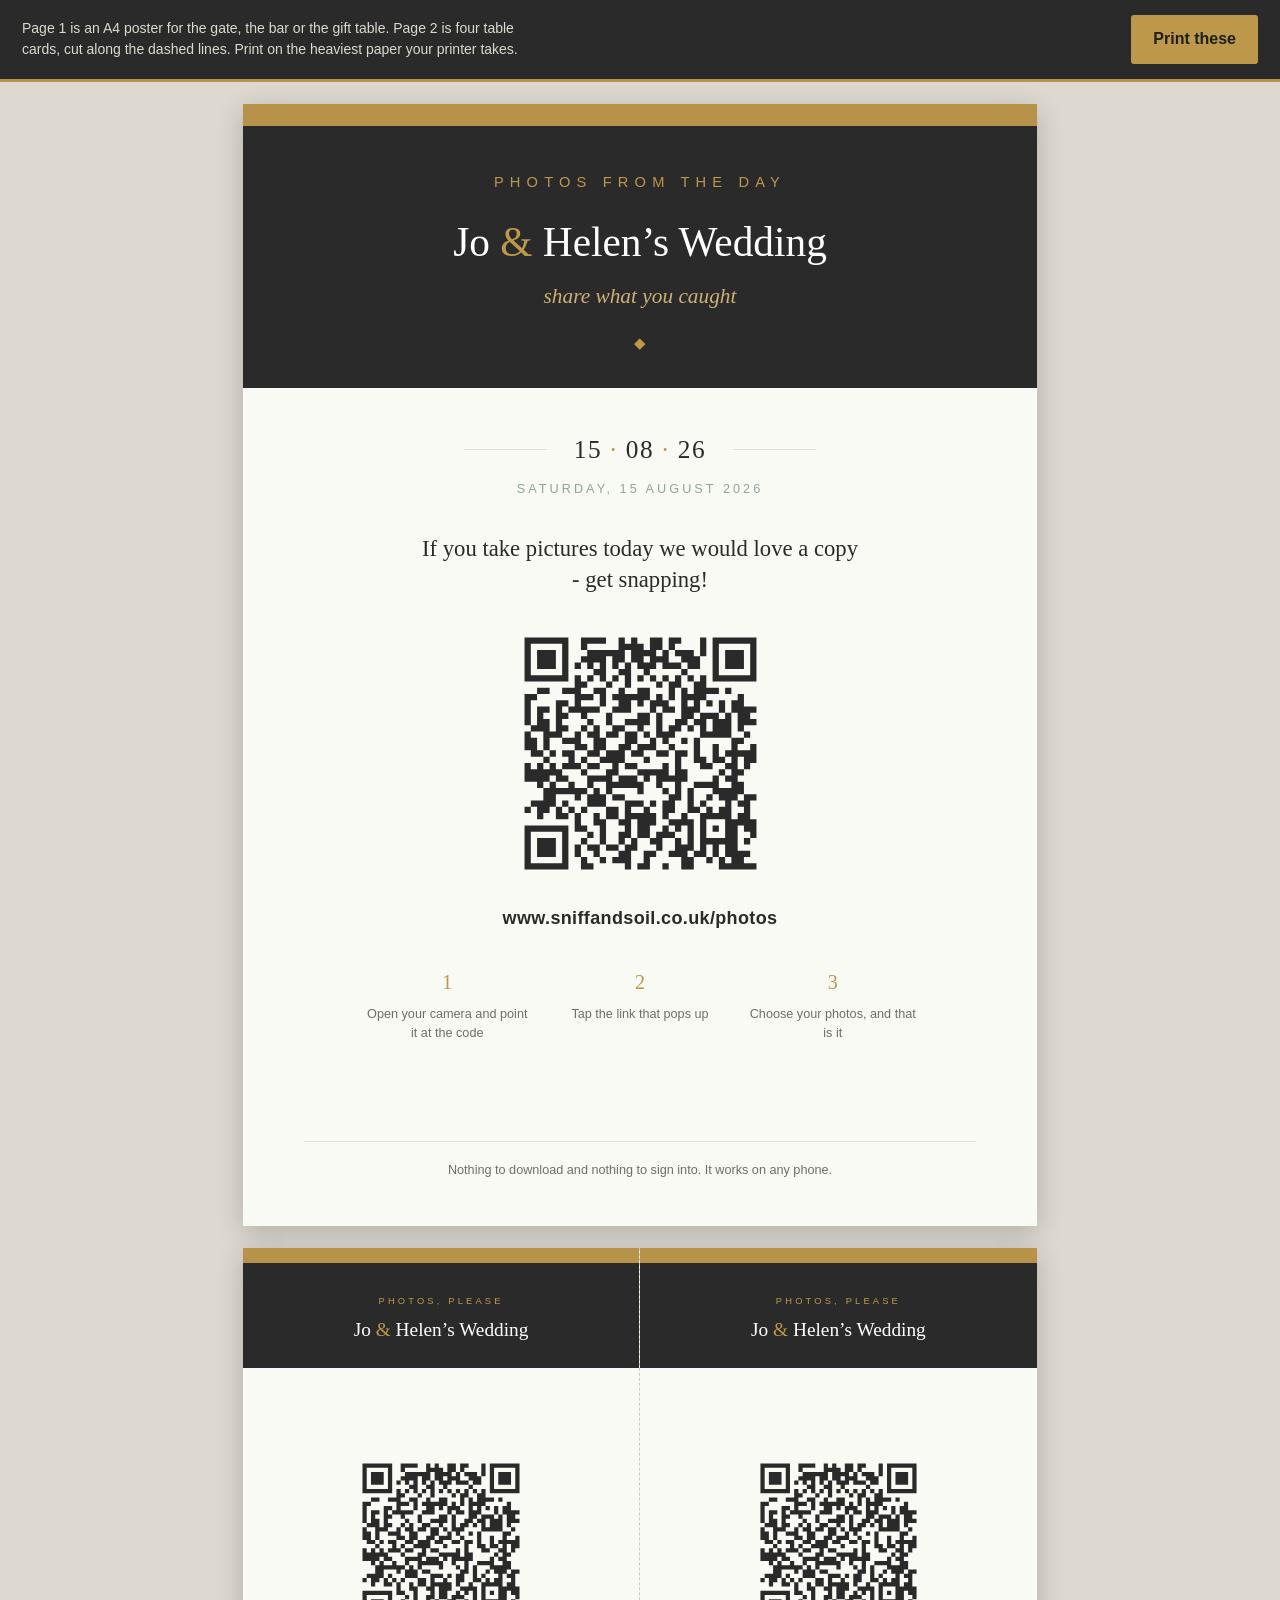
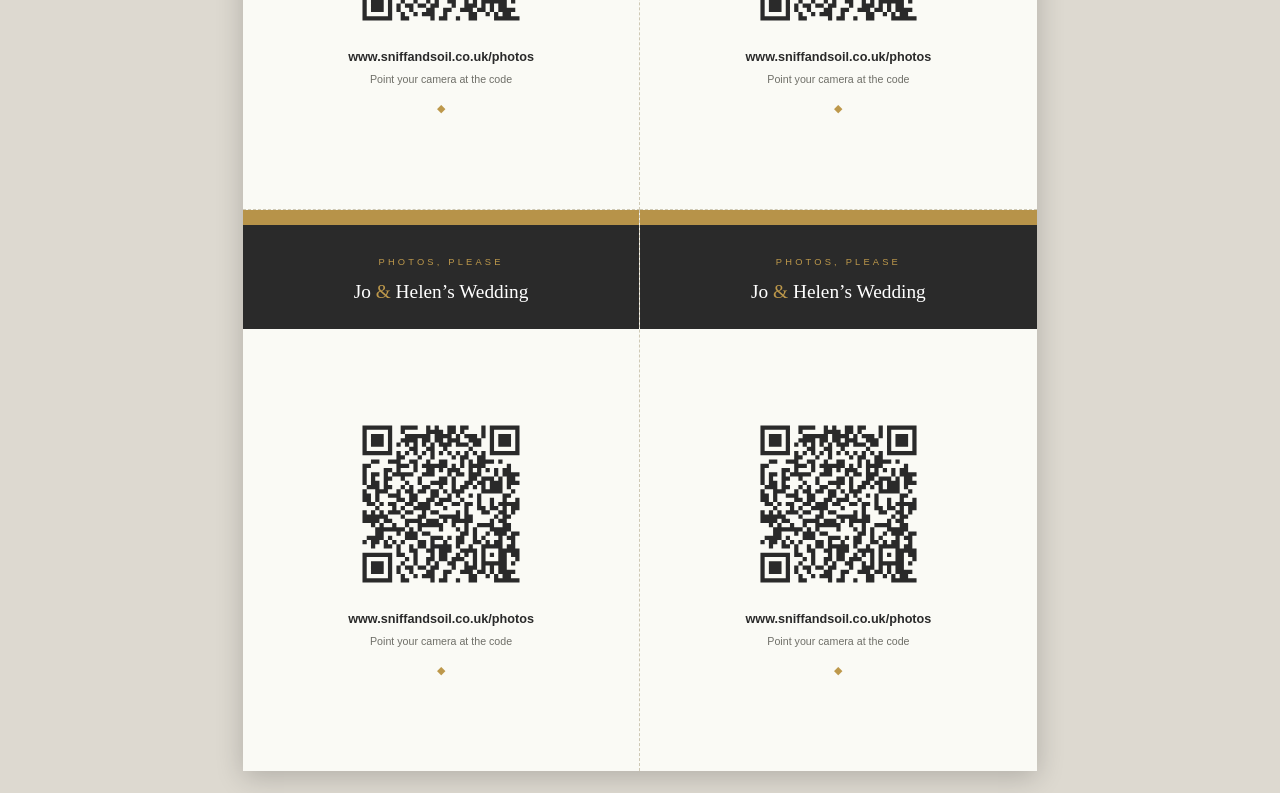
<file: photos/sign.html>
<!DOCTYPE html>
<html lang="en-GB">
<head>
<meta charset="utf-8" />
<meta name="viewport" content="width=device-width, initial-scale=1" />
<title>Jo &amp; Helen&rsquo;s Wedding | Photo signs to print</title>
<meta name="robots" content="noindex" />
<style>
  :root{
    --charcoal:#2a2a2a;
    --cream:#fafaf5;
    --gold:#bd984b;
    --gold-rule:#b79349;
    --gold-light:#ceb074;
    --sage:#90a78d;
    --ink:#2a2a2a;
    --muted:#6f6f68;
    --hair:#e2ded0;
    --serif:Georgia,"Times New Roman",Times,serif;
  }
  *{box-sizing:border-box}
  body{
    margin:0;background:#ddd9d0;color:var(--ink);
    font:16px/1.55 -apple-system,BlinkMacSystemFont,"Segoe UI",Roboto,Helvetica,Arial,sans-serif;
  }

  .toolbar{
    position:sticky;top:0;z-index:5;
    background:var(--charcoal);color:#fff;
    border-bottom:3px solid var(--gold-rule);
    padding:15px 22px;
    display:flex;flex-wrap:wrap;gap:14px;align-items:center;justify-content:space-between;
  }
  .toolbar p{margin:0;font-size:14px;max-width:64ch;color:#ddd9cd}
  .toolbar button{
    font:inherit;font-weight:600;
    background:var(--gold);color:#20200f;
    border:0;border-radius:3px;padding:12px 22px;cursor:pointer;
  }

  .sheet{
    width:210mm;height:297mm;
    margin:22px auto;
    background:var(--cream);
    box-shadow:0 6px 26px rgba(0,0,0,.2);
    display:flex;flex-direction:column;
    overflow:hidden;
  }

  /* ---------------- A4 poster ---------------- */
  .poster{text-align:center}
  .poster .band{
    background:var(--charcoal);
    border-top:6mm solid var(--gold-rule);
    color:#fff;
    padding:12mm 18mm 10mm;
  }
  .poster .eyebrow{
    margin:0 0 7mm;color:var(--gold);
    font-size:11pt;letter-spacing:.42em;text-transform:uppercase;
  }
  .poster .names{
    font-family:var(--serif);font-size:31pt;line-height:1.08;
    margin:0 0 4mm;color:#fff;
  }
  .poster .names .amp{color:var(--gold)}
  .poster .italic{
    font-family:var(--serif);font-style:italic;font-size:16pt;
    color:var(--gold-light);margin:0 0 6mm;
  }
  .poster .dia{color:var(--gold);font-size:11pt;margin:0;line-height:1}

  .poster .body{
    flex:1;display:flex;flex-direction:column;align-items:center;
    padding:11mm 16mm 12mm;
  }
  .poster .dateline{display:flex;align-items:center;gap:7mm;margin-bottom:3mm}
  .poster .dateline span{font-family:var(--serif);font-size:19pt;letter-spacing:.06em}
  .poster .dateline span i{color:var(--gold);font-style:normal}
  .poster .dateline em{width:22mm;height:1px;background:var(--hair);display:block}
  .poster .dayline{
    margin:0 0 9mm;color:var(--sage);
    font-size:9.5pt;letter-spacing:.24em;text-transform:uppercase;
  }
  .poster h1{
    font-family:var(--serif);font-weight:400;font-size:17pt;line-height:1.35;
    margin:0 0 8mm;max-width:135mm;color:var(--ink);
  }
  .poster .qr{width:68mm;height:68mm;display:block}
  .poster .url{font-size:13.5pt;font-weight:600;color:var(--ink);margin:6mm 0 0;letter-spacing:.02em}
  .poster .steps{display:flex;gap:6mm;margin:9mm 0 0;justify-content:center}
  .poster .steps div{width:45mm;font-size:9.5pt;color:var(--muted);line-height:1.5}
  .poster .steps b{
    display:block;font-family:var(--serif);font-size:15pt;
    color:var(--gold);font-weight:400;margin-bottom:2mm;
  }
  .poster .foot{
    margin:auto 0 0;font-size:9.5pt;color:var(--muted);
    border-top:1px solid var(--hair);padding-top:5mm;width:100%;
  }

  /* ---------------- four table cards ---------------- */
  .cards{display:grid;grid-template-columns:1fr 1fr;grid-template-rows:1fr 1fr}
  .card{
    border-right:1px dashed #cfc9b5;
    border-bottom:1px dashed #cfc9b5;
    display:flex;flex-direction:column;
    text-align:center;overflow:hidden;
  }
  .card:nth-child(2n){border-right:0}
  .card:nth-child(n+3){border-bottom:0}
  .card-band{
    background:var(--charcoal);color:#fff;
    border-top:4mm solid var(--gold-rule);
    padding:8mm 6mm 7mm;
  }
  .card .tiny{
    margin:0 0 3mm;color:var(--gold);
    letter-spacing:.34em;text-transform:uppercase;font-size:7pt;
  }
  .card .names{font-family:var(--serif);font-size:14.5pt;margin:0;line-height:1.15}
  .card .names .amp{color:var(--gold)}
  .card-body{
    flex:1;display:flex;flex-direction:column;
    align-items:center;justify-content:center;
    padding:6mm 8mm 8mm;
  }
  .card .qr{width:46mm;height:46mm;display:block}
  .card .url{font-size:9.5pt;font-weight:600;color:var(--ink);margin:5mm 0 1mm}
  .card .note{font-size:8pt;color:var(--muted);margin:0 0 4mm}
  .card .dia{color:var(--gold);font-size:8pt;margin:0;line-height:1}

  /* The sheets are a fixed 210mm wide because they have to be, they are A4.
     On a phone that is wider than the screen, so scale the preview down to fit
     rather than leaving the page scrolling sideways. Printing is unaffected. */
  @media screen and (max-width:840px){ .sheet{zoom:.92} }
  @media screen and (max-width:768px){ .sheet{zoom:.84} }
  @media screen and (max-width:680px){ .sheet{zoom:.74} }
  @media screen and (max-width:600px){ .sheet{zoom:.65} }
  @media screen and (max-width:520px){ .sheet{zoom:.56} }
  @media screen and (max-width:440px){ .sheet{zoom:.47} }
  @media screen and (max-width:380px){ .sheet{zoom:.40} }
  @media screen and (max-width:840px){
    .sheet{margin:14px auto}
    .toolbar{padding:13px 16px}
    .toolbar button{width:100%;padding:14px 22px}
  }

  @media print{
    .sheet{zoom:1}
    .toolbar{display:none}
    body{background:#fff}
    .sheet{margin:0;box-shadow:none;page-break-after:always;break-after:page}
    .sheet:last-child{page-break-after:auto;break-after:auto}
    @page{size:A4;margin:0}
  }
</style>
</head>
<body>

<div class="toolbar">
  <p>Page 1 is an A4 poster for the gate, the bar or the gift table. Page 2 is four table cards, cut along the dashed lines. Print on the heaviest paper your printer takes.</p>
  <button type="button" onclick="window.print()">Print these</button>
</div>

<!-- PAGE 1: A4 poster -->
<section class="sheet poster">
  <div class="band">
    <p class="eyebrow">Photos from the day</p>
    <p class="names">Jo <span class="amp">&amp;</span> Helen&rsquo;s Wedding</p>
    <p class="italic">share what you caught</p>
    <p class="dia">&#9670;</p>
  </div>

  <div class="body">
    <div class="dateline">
      <em></em><span>15 <i>&middot;</i> 08 <i>&middot;</i> 26</span><em></em>
    </div>
    <p class="dayline">Saturday, 15 August 2026</p>

    <h1>If you take pictures today we would love a copy<br />- get snapping!</h1>

    <img class="qr" src="data:image/svg+xml;charset=utf-8,%3Csvg%20xmlns%3D%22http%3A%2F%2Fwww.w3.org%2F2000%2Fsvg%22%20viewBox%3D%220%200%20410%20410%22%3E%3Cpath%20transform%3D%22scale%2810%29%22%20stroke%3D%22%232a2a2a%22%20d%3D%22M2%202.5h7m2%200h4m2%200h1m1%200h1m2%200h2m1%200h2m3%200h1m1%200h7m-37%201h1m5%200h1m2%200h1m5%200h4m1%200h2m1%200h1m4%200h1m1%200h1m5%200h1m-37%201h1m1%200h3m1%200h1m3%200h6m1%200h4m1%200h1m1%200h3m1%200h1m1%200h1m1%200h3m1%200h1m-37%201h1m1%200h3m1%200h1m2%200h4m1%200h2m1%200h2m1%200h3m2%200h3m2%200h1m1%200h3m1%200h1m-37%201h1m1%200h3m1%200h1m1%200h1m1%200h1m1%200h1m1%200h1m1%200h1m1%200h3m1%200h3m1%200h2m2%200h1m1%200h3m1%200h1m-37%201h1m5%200h1m4%200h2m2%200h2m2%200h1m5%200h1m4%200h1m5%200h1m-37%201h7m1%200h1m1%200h1m1%200h1m1%200h1m1%200h1m1%200h1m1%200h1m1%200h1m1%200h1m1%200h1m1%200h1m1%200h7m-29%201h2m3%200h1m2%200h1m4%200h1m1%200h2m2%200h2m-27%201h2m2%200h3m2%200h2m2%200h1m2%200h2m3%200h1m1%200h1m1%200h4m1%200h1m-33%201h2m6%200h3m1%200h1m1%200h6m1%200h1m1%200h1m1%200h4m5%200h1m-35%201h1m4%200h2m1%200h1m3%200h1m2%200h2m1%200h1m1%200h3m2%200h1m1%200h1m1%200h1m1%200h1m1%200h2m-35%201h1m1%200h2m1%200h1m1%200h5m2%200h3m3%200h1m1%200h2m1%200h3m3%200h1m1%200h4m-37%201h1m1%200h1m2%200h2m2%200h1m3%200h1m4%200h2m1%200h1m3%200h2m1%200h3m1%200h1m1%200h2m-36%201h1m1%200h2m1%200h1m4%200h1m2%200h1m2%200h4m1%200h1m2%200h2m1%200h2m1%200h3m1%200h3m-36%201h3m1%200h2m2%200h1m1%200h1m2%200h2m2%200h1m2%200h1m1%200h2m1%200h1m1%200h1m1%200h3m1%200h1m-35%201h1m2%200h3m2%200h1m1%200h2m1%200h2m1%200h2m1%200h1m1%200h3m4%200h5m2%200h1m-36%201h2m1%200h1m2%200h3m2%200h2m3%200h2m2%200h1m1%200h1m2%200h1m1%200h1m5%200h2m-35%201h2m1%200h1m4%200h2m1%200h2m2%200h2m1%200h3m2%200h1m3%200h1m2%200h1m2%200h1m2%200h1m-36%201h2m1%200h1m1%200h2m2%200h2m1%200h3m1%200h2m2%200h2m1%200h2m1%200h1m2%200h1m1%200h5m-34%201h1m3%200h1m1%200h1m2%200h4m3%200h1m4%200h1m2%200h2m1%200h2m1%200h1m1%200h2m-37%201h1m1%200h1m1%200h1m1%200h3m1%200h2m2%200h1m1%200h2m4%200h1m1%200h1m3%200h2m2%200h2m1%200h1m-36%201h6m3%200h1m3%200h2m3%200h5m1%200h2m5%200h1m1%200h2m-35%201h4m1%200h2m3%200h4m1%200h3m1%200h1m1%200h5m4%200h1m1%200h2m-32%201h1m1%200h1m2%200h1m2%200h1m2%200h6m2%200h1m2%200h1m2%200h4m2%200h2m-32%201h7m1%200h1m1%200h1m4%200h1m3%200h1m1%200h1m1%200h1m3%200h5m-32%201h2m3%200h1m1%200h3m1%200h2m7%200h2m1%200h1m2%200h1m1%200h3m1%200h2m-36%201h4m1%200h1m3%200h3m3%200h3m1%200h1m1%200h2m2%200h1m1%200h1m3%200h1m1%200h2m-36%201h1m1%200h2m1%200h1m1%200h1m1%200h1m3%200h2m1%200h1m2%200h1m2%200h2m2%200h2m1%200h1m1%200h2m2%200h1m-34%201h1m2%200h2m1%200h1m2%200h1m1%200h2m1%200h5m1%200h1m2%200h1m2%200h5m1%200h2m-28%201h1m2%200h2m2%200h2m1%200h3m2%200h4m1%200h1m3%200h5m-37%201h7m1%200h2m2%200h1m3%200h1m1%200h2m2%200h1m1%200h1m1%200h1m1%200h1m1%200h1m1%200h2m1%200h2m-37%201h1m5%200h1m3%200h1m1%200h1m2%200h2m1%200h2m1%200h3m2%200h1m1%200h1m3%200h2m2%200h1m-37%201h1m1%200h3m1%200h1m2%200h1m2%200h1m2%200h1m1%200h1m2%200h2m2%200h1m1%200h1m1%200h6m1%200h1m-36%201h1m1%200h3m1%200h1m1%200h1m1%200h2m1%200h2m1%200h2m3%200h1m2%200h3m1%200h1m1%200h1m1%200h2m-34%201h1m1%200h3m1%200h1m1%200h1m2%200h1m3%200h2m2%200h2m2%200h3m1%200h2m1%200h1m1%200h4m-36%201h1m5%200h1m2%200h1m2%200h1m1%200h3m2%200h1m5%200h2m2%200h1m1%200h1m1%200h2m-35%201h7m2%200h2m5%200h1m1%200h2m2%200h1m2%200h2m4%200h6%22%2F%3E%3C%2Fsvg%3E%0A" alt="QR code linking to the photo upload page" />
    <p class="url">www.sniffandsoil.co.uk/photos</p>

    <div class="steps">
      <div><b>1</b>Open your camera and point it at the code</div>
      <div><b>2</b>Tap the link that pops up</div>
      <div><b>3</b>Choose your photos, and that is it</div>
    </div>

    <p class="foot">Nothing to download and nothing to sign into. It works on any phone.</p>
  </div>
</section>

<!-- PAGE 2: four table cards -->
<section class="sheet cards">
      <div class="card">
        <div class="card-band">
          <p class="tiny">Photos, please</p>
          <p class="names">Jo <span class="amp">&amp;</span> Helen&rsquo;s Wedding</p>
        </div>
        <div class="card-body">
          <img class="qr" src="data:image/svg+xml;charset=utf-8,%3Csvg%20xmlns%3D%22http%3A%2F%2Fwww.w3.org%2F2000%2Fsvg%22%20viewBox%3D%220%200%20410%20410%22%3E%3Cpath%20transform%3D%22scale%2810%29%22%20stroke%3D%22%232a2a2a%22%20d%3D%22M2%202.5h7m2%200h4m2%200h1m1%200h1m2%200h2m1%200h2m3%200h1m1%200h7m-37%201h1m5%200h1m2%200h1m5%200h4m1%200h2m1%200h1m4%200h1m1%200h1m5%200h1m-37%201h1m1%200h3m1%200h1m3%200h6m1%200h4m1%200h1m1%200h3m1%200h1m1%200h1m1%200h3m1%200h1m-37%201h1m1%200h3m1%200h1m2%200h4m1%200h2m1%200h2m1%200h3m2%200h3m2%200h1m1%200h3m1%200h1m-37%201h1m1%200h3m1%200h1m1%200h1m1%200h1m1%200h1m1%200h1m1%200h1m1%200h3m1%200h3m1%200h2m2%200h1m1%200h3m1%200h1m-37%201h1m5%200h1m4%200h2m2%200h2m2%200h1m5%200h1m4%200h1m5%200h1m-37%201h7m1%200h1m1%200h1m1%200h1m1%200h1m1%200h1m1%200h1m1%200h1m1%200h1m1%200h1m1%200h1m1%200h1m1%200h7m-29%201h2m3%200h1m2%200h1m4%200h1m1%200h2m2%200h2m-27%201h2m2%200h3m2%200h2m2%200h1m2%200h2m3%200h1m1%200h1m1%200h4m1%200h1m-33%201h2m6%200h3m1%200h1m1%200h6m1%200h1m1%200h1m1%200h4m5%200h1m-35%201h1m4%200h2m1%200h1m3%200h1m2%200h2m1%200h1m1%200h3m2%200h1m1%200h1m1%200h1m1%200h1m1%200h2m-35%201h1m1%200h2m1%200h1m1%200h5m2%200h3m3%200h1m1%200h2m1%200h3m3%200h1m1%200h4m-37%201h1m1%200h1m2%200h2m2%200h1m3%200h1m4%200h2m1%200h1m3%200h2m1%200h3m1%200h1m1%200h2m-36%201h1m1%200h2m1%200h1m4%200h1m2%200h1m2%200h4m1%200h1m2%200h2m1%200h2m1%200h3m1%200h3m-36%201h3m1%200h2m2%200h1m1%200h1m2%200h2m2%200h1m2%200h1m1%200h2m1%200h1m1%200h1m1%200h3m1%200h1m-35%201h1m2%200h3m2%200h1m1%200h2m1%200h2m1%200h2m1%200h1m1%200h3m4%200h5m2%200h1m-36%201h2m1%200h1m2%200h3m2%200h2m3%200h2m2%200h1m1%200h1m2%200h1m1%200h1m5%200h2m-35%201h2m1%200h1m4%200h2m1%200h2m2%200h2m1%200h3m2%200h1m3%200h1m2%200h1m2%200h1m2%200h1m-36%201h2m1%200h1m1%200h2m2%200h2m1%200h3m1%200h2m2%200h2m1%200h2m1%200h1m2%200h1m1%200h5m-34%201h1m3%200h1m1%200h1m2%200h4m3%200h1m4%200h1m2%200h2m1%200h2m1%200h1m1%200h2m-37%201h1m1%200h1m1%200h1m1%200h3m1%200h2m2%200h1m1%200h2m4%200h1m1%200h1m3%200h2m2%200h2m1%200h1m-36%201h6m3%200h1m3%200h2m3%200h5m1%200h2m5%200h1m1%200h2m-35%201h4m1%200h2m3%200h4m1%200h3m1%200h1m1%200h5m4%200h1m1%200h2m-32%201h1m1%200h1m2%200h1m2%200h1m2%200h6m2%200h1m2%200h1m2%200h4m2%200h2m-32%201h7m1%200h1m1%200h1m4%200h1m3%200h1m1%200h1m1%200h1m3%200h5m-32%201h2m3%200h1m1%200h3m1%200h2m7%200h2m1%200h1m2%200h1m1%200h3m1%200h2m-36%201h4m1%200h1m3%200h3m3%200h3m1%200h1m1%200h2m2%200h1m1%200h1m3%200h1m1%200h2m-36%201h1m1%200h2m1%200h1m1%200h1m1%200h1m3%200h2m1%200h1m2%200h1m2%200h2m2%200h2m1%200h1m1%200h2m2%200h1m-34%201h1m2%200h2m1%200h1m2%200h1m1%200h2m1%200h5m1%200h1m2%200h1m2%200h5m1%200h2m-28%201h1m2%200h2m2%200h2m1%200h3m2%200h4m1%200h1m3%200h5m-37%201h7m1%200h2m2%200h1m3%200h1m1%200h2m2%200h1m1%200h1m1%200h1m1%200h1m1%200h1m1%200h2m1%200h2m-37%201h1m5%200h1m3%200h1m1%200h1m2%200h2m1%200h2m1%200h3m2%200h1m1%200h1m3%200h2m2%200h1m-37%201h1m1%200h3m1%200h1m2%200h1m2%200h1m2%200h1m1%200h1m2%200h2m2%200h1m1%200h1m1%200h6m1%200h1m-36%201h1m1%200h3m1%200h1m1%200h1m1%200h2m1%200h2m1%200h2m3%200h1m2%200h3m1%200h1m1%200h1m1%200h2m-34%201h1m1%200h3m1%200h1m1%200h1m2%200h1m3%200h2m2%200h2m2%200h3m1%200h2m1%200h1m1%200h4m-36%201h1m5%200h1m2%200h1m2%200h1m1%200h3m2%200h1m5%200h2m2%200h1m1%200h1m1%200h2m-35%201h7m2%200h2m5%200h1m1%200h2m2%200h1m2%200h2m4%200h6%22%2F%3E%3C%2Fsvg%3E%0A" alt="QR code linking to the photo upload page" />
          <p class="url">www.sniffandsoil.co.uk/photos</p>
          <p class="note">Point your camera at the code</p>
          <p class="dia">&#9670;</p>
        </div>
      </div>
      <div class="card">
        <div class="card-band">
          <p class="tiny">Photos, please</p>
          <p class="names">Jo <span class="amp">&amp;</span> Helen&rsquo;s Wedding</p>
        </div>
        <div class="card-body">
          <img class="qr" src="data:image/svg+xml;charset=utf-8,%3Csvg%20xmlns%3D%22http%3A%2F%2Fwww.w3.org%2F2000%2Fsvg%22%20viewBox%3D%220%200%20410%20410%22%3E%3Cpath%20transform%3D%22scale%2810%29%22%20stroke%3D%22%232a2a2a%22%20d%3D%22M2%202.5h7m2%200h4m2%200h1m1%200h1m2%200h2m1%200h2m3%200h1m1%200h7m-37%201h1m5%200h1m2%200h1m5%200h4m1%200h2m1%200h1m4%200h1m1%200h1m5%200h1m-37%201h1m1%200h3m1%200h1m3%200h6m1%200h4m1%200h1m1%200h3m1%200h1m1%200h1m1%200h3m1%200h1m-37%201h1m1%200h3m1%200h1m2%200h4m1%200h2m1%200h2m1%200h3m2%200h3m2%200h1m1%200h3m1%200h1m-37%201h1m1%200h3m1%200h1m1%200h1m1%200h1m1%200h1m1%200h1m1%200h1m1%200h3m1%200h3m1%200h2m2%200h1m1%200h3m1%200h1m-37%201h1m5%200h1m4%200h2m2%200h2m2%200h1m5%200h1m4%200h1m5%200h1m-37%201h7m1%200h1m1%200h1m1%200h1m1%200h1m1%200h1m1%200h1m1%200h1m1%200h1m1%200h1m1%200h1m1%200h1m1%200h7m-29%201h2m3%200h1m2%200h1m4%200h1m1%200h2m2%200h2m-27%201h2m2%200h3m2%200h2m2%200h1m2%200h2m3%200h1m1%200h1m1%200h4m1%200h1m-33%201h2m6%200h3m1%200h1m1%200h6m1%200h1m1%200h1m1%200h4m5%200h1m-35%201h1m4%200h2m1%200h1m3%200h1m2%200h2m1%200h1m1%200h3m2%200h1m1%200h1m1%200h1m1%200h1m1%200h2m-35%201h1m1%200h2m1%200h1m1%200h5m2%200h3m3%200h1m1%200h2m1%200h3m3%200h1m1%200h4m-37%201h1m1%200h1m2%200h2m2%200h1m3%200h1m4%200h2m1%200h1m3%200h2m1%200h3m1%200h1m1%200h2m-36%201h1m1%200h2m1%200h1m4%200h1m2%200h1m2%200h4m1%200h1m2%200h2m1%200h2m1%200h3m1%200h3m-36%201h3m1%200h2m2%200h1m1%200h1m2%200h2m2%200h1m2%200h1m1%200h2m1%200h1m1%200h1m1%200h3m1%200h1m-35%201h1m2%200h3m2%200h1m1%200h2m1%200h2m1%200h2m1%200h1m1%200h3m4%200h5m2%200h1m-36%201h2m1%200h1m2%200h3m2%200h2m3%200h2m2%200h1m1%200h1m2%200h1m1%200h1m5%200h2m-35%201h2m1%200h1m4%200h2m1%200h2m2%200h2m1%200h3m2%200h1m3%200h1m2%200h1m2%200h1m2%200h1m-36%201h2m1%200h1m1%200h2m2%200h2m1%200h3m1%200h2m2%200h2m1%200h2m1%200h1m2%200h1m1%200h5m-34%201h1m3%200h1m1%200h1m2%200h4m3%200h1m4%200h1m2%200h2m1%200h2m1%200h1m1%200h2m-37%201h1m1%200h1m1%200h1m1%200h3m1%200h2m2%200h1m1%200h2m4%200h1m1%200h1m3%200h2m2%200h2m1%200h1m-36%201h6m3%200h1m3%200h2m3%200h5m1%200h2m5%200h1m1%200h2m-35%201h4m1%200h2m3%200h4m1%200h3m1%200h1m1%200h5m4%200h1m1%200h2m-32%201h1m1%200h1m2%200h1m2%200h1m2%200h6m2%200h1m2%200h1m2%200h4m2%200h2m-32%201h7m1%200h1m1%200h1m4%200h1m3%200h1m1%200h1m1%200h1m3%200h5m-32%201h2m3%200h1m1%200h3m1%200h2m7%200h2m1%200h1m2%200h1m1%200h3m1%200h2m-36%201h4m1%200h1m3%200h3m3%200h3m1%200h1m1%200h2m2%200h1m1%200h1m3%200h1m1%200h2m-36%201h1m1%200h2m1%200h1m1%200h1m1%200h1m3%200h2m1%200h1m2%200h1m2%200h2m2%200h2m1%200h1m1%200h2m2%200h1m-34%201h1m2%200h2m1%200h1m2%200h1m1%200h2m1%200h5m1%200h1m2%200h1m2%200h5m1%200h2m-28%201h1m2%200h2m2%200h2m1%200h3m2%200h4m1%200h1m3%200h5m-37%201h7m1%200h2m2%200h1m3%200h1m1%200h2m2%200h1m1%200h1m1%200h1m1%200h1m1%200h1m1%200h2m1%200h2m-37%201h1m5%200h1m3%200h1m1%200h1m2%200h2m1%200h2m1%200h3m2%200h1m1%200h1m3%200h2m2%200h1m-37%201h1m1%200h3m1%200h1m2%200h1m2%200h1m2%200h1m1%200h1m2%200h2m2%200h1m1%200h1m1%200h6m1%200h1m-36%201h1m1%200h3m1%200h1m1%200h1m1%200h2m1%200h2m1%200h2m3%200h1m2%200h3m1%200h1m1%200h1m1%200h2m-34%201h1m1%200h3m1%200h1m1%200h1m2%200h1m3%200h2m2%200h2m2%200h3m1%200h2m1%200h1m1%200h4m-36%201h1m5%200h1m2%200h1m2%200h1m1%200h3m2%200h1m5%200h2m2%200h1m1%200h1m1%200h2m-35%201h7m2%200h2m5%200h1m1%200h2m2%200h1m2%200h2m4%200h6%22%2F%3E%3C%2Fsvg%3E%0A" alt="QR code linking to the photo upload page" />
          <p class="url">www.sniffandsoil.co.uk/photos</p>
          <p class="note">Point your camera at the code</p>
          <p class="dia">&#9670;</p>
        </div>
      </div>
      <div class="card">
        <div class="card-band">
          <p class="tiny">Photos, please</p>
          <p class="names">Jo <span class="amp">&amp;</span> Helen&rsquo;s Wedding</p>
        </div>
        <div class="card-body">
          <img class="qr" src="data:image/svg+xml;charset=utf-8,%3Csvg%20xmlns%3D%22http%3A%2F%2Fwww.w3.org%2F2000%2Fsvg%22%20viewBox%3D%220%200%20410%20410%22%3E%3Cpath%20transform%3D%22scale%2810%29%22%20stroke%3D%22%232a2a2a%22%20d%3D%22M2%202.5h7m2%200h4m2%200h1m1%200h1m2%200h2m1%200h2m3%200h1m1%200h7m-37%201h1m5%200h1m2%200h1m5%200h4m1%200h2m1%200h1m4%200h1m1%200h1m5%200h1m-37%201h1m1%200h3m1%200h1m3%200h6m1%200h4m1%200h1m1%200h3m1%200h1m1%200h1m1%200h3m1%200h1m-37%201h1m1%200h3m1%200h1m2%200h4m1%200h2m1%200h2m1%200h3m2%200h3m2%200h1m1%200h3m1%200h1m-37%201h1m1%200h3m1%200h1m1%200h1m1%200h1m1%200h1m1%200h1m1%200h1m1%200h3m1%200h3m1%200h2m2%200h1m1%200h3m1%200h1m-37%201h1m5%200h1m4%200h2m2%200h2m2%200h1m5%200h1m4%200h1m5%200h1m-37%201h7m1%200h1m1%200h1m1%200h1m1%200h1m1%200h1m1%200h1m1%200h1m1%200h1m1%200h1m1%200h1m1%200h1m1%200h7m-29%201h2m3%200h1m2%200h1m4%200h1m1%200h2m2%200h2m-27%201h2m2%200h3m2%200h2m2%200h1m2%200h2m3%200h1m1%200h1m1%200h4m1%200h1m-33%201h2m6%200h3m1%200h1m1%200h6m1%200h1m1%200h1m1%200h4m5%200h1m-35%201h1m4%200h2m1%200h1m3%200h1m2%200h2m1%200h1m1%200h3m2%200h1m1%200h1m1%200h1m1%200h1m1%200h2m-35%201h1m1%200h2m1%200h1m1%200h5m2%200h3m3%200h1m1%200h2m1%200h3m3%200h1m1%200h4m-37%201h1m1%200h1m2%200h2m2%200h1m3%200h1m4%200h2m1%200h1m3%200h2m1%200h3m1%200h1m1%200h2m-36%201h1m1%200h2m1%200h1m4%200h1m2%200h1m2%200h4m1%200h1m2%200h2m1%200h2m1%200h3m1%200h3m-36%201h3m1%200h2m2%200h1m1%200h1m2%200h2m2%200h1m2%200h1m1%200h2m1%200h1m1%200h1m1%200h3m1%200h1m-35%201h1m2%200h3m2%200h1m1%200h2m1%200h2m1%200h2m1%200h1m1%200h3m4%200h5m2%200h1m-36%201h2m1%200h1m2%200h3m2%200h2m3%200h2m2%200h1m1%200h1m2%200h1m1%200h1m5%200h2m-35%201h2m1%200h1m4%200h2m1%200h2m2%200h2m1%200h3m2%200h1m3%200h1m2%200h1m2%200h1m2%200h1m-36%201h2m1%200h1m1%200h2m2%200h2m1%200h3m1%200h2m2%200h2m1%200h2m1%200h1m2%200h1m1%200h5m-34%201h1m3%200h1m1%200h1m2%200h4m3%200h1m4%200h1m2%200h2m1%200h2m1%200h1m1%200h2m-37%201h1m1%200h1m1%200h1m1%200h3m1%200h2m2%200h1m1%200h2m4%200h1m1%200h1m3%200h2m2%200h2m1%200h1m-36%201h6m3%200h1m3%200h2m3%200h5m1%200h2m5%200h1m1%200h2m-35%201h4m1%200h2m3%200h4m1%200h3m1%200h1m1%200h5m4%200h1m1%200h2m-32%201h1m1%200h1m2%200h1m2%200h1m2%200h6m2%200h1m2%200h1m2%200h4m2%200h2m-32%201h7m1%200h1m1%200h1m4%200h1m3%200h1m1%200h1m1%200h1m3%200h5m-32%201h2m3%200h1m1%200h3m1%200h2m7%200h2m1%200h1m2%200h1m1%200h3m1%200h2m-36%201h4m1%200h1m3%200h3m3%200h3m1%200h1m1%200h2m2%200h1m1%200h1m3%200h1m1%200h2m-36%201h1m1%200h2m1%200h1m1%200h1m1%200h1m3%200h2m1%200h1m2%200h1m2%200h2m2%200h2m1%200h1m1%200h2m2%200h1m-34%201h1m2%200h2m1%200h1m2%200h1m1%200h2m1%200h5m1%200h1m2%200h1m2%200h5m1%200h2m-28%201h1m2%200h2m2%200h2m1%200h3m2%200h4m1%200h1m3%200h5m-37%201h7m1%200h2m2%200h1m3%200h1m1%200h2m2%200h1m1%200h1m1%200h1m1%200h1m1%200h1m1%200h2m1%200h2m-37%201h1m5%200h1m3%200h1m1%200h1m2%200h2m1%200h2m1%200h3m2%200h1m1%200h1m3%200h2m2%200h1m-37%201h1m1%200h3m1%200h1m2%200h1m2%200h1m2%200h1m1%200h1m2%200h2m2%200h1m1%200h1m1%200h6m1%200h1m-36%201h1m1%200h3m1%200h1m1%200h1m1%200h2m1%200h2m1%200h2m3%200h1m2%200h3m1%200h1m1%200h1m1%200h2m-34%201h1m1%200h3m1%200h1m1%200h1m2%200h1m3%200h2m2%200h2m2%200h3m1%200h2m1%200h1m1%200h4m-36%201h1m5%200h1m2%200h1m2%200h1m1%200h3m2%200h1m5%200h2m2%200h1m1%200h1m1%200h2m-35%201h7m2%200h2m5%200h1m1%200h2m2%200h1m2%200h2m4%200h6%22%2F%3E%3C%2Fsvg%3E%0A" alt="QR code linking to the photo upload page" />
          <p class="url">www.sniffandsoil.co.uk/photos</p>
          <p class="note">Point your camera at the code</p>
          <p class="dia">&#9670;</p>
        </div>
      </div>
      <div class="card">
        <div class="card-band">
          <p class="tiny">Photos, please</p>
          <p class="names">Jo <span class="amp">&amp;</span> Helen&rsquo;s Wedding</p>
        </div>
        <div class="card-body">
          <img class="qr" src="data:image/svg+xml;charset=utf-8,%3Csvg%20xmlns%3D%22http%3A%2F%2Fwww.w3.org%2F2000%2Fsvg%22%20viewBox%3D%220%200%20410%20410%22%3E%3Cpath%20transform%3D%22scale%2810%29%22%20stroke%3D%22%232a2a2a%22%20d%3D%22M2%202.5h7m2%200h4m2%200h1m1%200h1m2%200h2m1%200h2m3%200h1m1%200h7m-37%201h1m5%200h1m2%200h1m5%200h4m1%200h2m1%200h1m4%200h1m1%200h1m5%200h1m-37%201h1m1%200h3m1%200h1m3%200h6m1%200h4m1%200h1m1%200h3m1%200h1m1%200h1m1%200h3m1%200h1m-37%201h1m1%200h3m1%200h1m2%200h4m1%200h2m1%200h2m1%200h3m2%200h3m2%200h1m1%200h3m1%200h1m-37%201h1m1%200h3m1%200h1m1%200h1m1%200h1m1%200h1m1%200h1m1%200h1m1%200h3m1%200h3m1%200h2m2%200h1m1%200h3m1%200h1m-37%201h1m5%200h1m4%200h2m2%200h2m2%200h1m5%200h1m4%200h1m5%200h1m-37%201h7m1%200h1m1%200h1m1%200h1m1%200h1m1%200h1m1%200h1m1%200h1m1%200h1m1%200h1m1%200h1m1%200h1m1%200h7m-29%201h2m3%200h1m2%200h1m4%200h1m1%200h2m2%200h2m-27%201h2m2%200h3m2%200h2m2%200h1m2%200h2m3%200h1m1%200h1m1%200h4m1%200h1m-33%201h2m6%200h3m1%200h1m1%200h6m1%200h1m1%200h1m1%200h4m5%200h1m-35%201h1m4%200h2m1%200h1m3%200h1m2%200h2m1%200h1m1%200h3m2%200h1m1%200h1m1%200h1m1%200h1m1%200h2m-35%201h1m1%200h2m1%200h1m1%200h5m2%200h3m3%200h1m1%200h2m1%200h3m3%200h1m1%200h4m-37%201h1m1%200h1m2%200h2m2%200h1m3%200h1m4%200h2m1%200h1m3%200h2m1%200h3m1%200h1m1%200h2m-36%201h1m1%200h2m1%200h1m4%200h1m2%200h1m2%200h4m1%200h1m2%200h2m1%200h2m1%200h3m1%200h3m-36%201h3m1%200h2m2%200h1m1%200h1m2%200h2m2%200h1m2%200h1m1%200h2m1%200h1m1%200h1m1%200h3m1%200h1m-35%201h1m2%200h3m2%200h1m1%200h2m1%200h2m1%200h2m1%200h1m1%200h3m4%200h5m2%200h1m-36%201h2m1%200h1m2%200h3m2%200h2m3%200h2m2%200h1m1%200h1m2%200h1m1%200h1m5%200h2m-35%201h2m1%200h1m4%200h2m1%200h2m2%200h2m1%200h3m2%200h1m3%200h1m2%200h1m2%200h1m2%200h1m-36%201h2m1%200h1m1%200h2m2%200h2m1%200h3m1%200h2m2%200h2m1%200h2m1%200h1m2%200h1m1%200h5m-34%201h1m3%200h1m1%200h1m2%200h4m3%200h1m4%200h1m2%200h2m1%200h2m1%200h1m1%200h2m-37%201h1m1%200h1m1%200h1m1%200h3m1%200h2m2%200h1m1%200h2m4%200h1m1%200h1m3%200h2m2%200h2m1%200h1m-36%201h6m3%200h1m3%200h2m3%200h5m1%200h2m5%200h1m1%200h2m-35%201h4m1%200h2m3%200h4m1%200h3m1%200h1m1%200h5m4%200h1m1%200h2m-32%201h1m1%200h1m2%200h1m2%200h1m2%200h6m2%200h1m2%200h1m2%200h4m2%200h2m-32%201h7m1%200h1m1%200h1m4%200h1m3%200h1m1%200h1m1%200h1m3%200h5m-32%201h2m3%200h1m1%200h3m1%200h2m7%200h2m1%200h1m2%200h1m1%200h3m1%200h2m-36%201h4m1%200h1m3%200h3m3%200h3m1%200h1m1%200h2m2%200h1m1%200h1m3%200h1m1%200h2m-36%201h1m1%200h2m1%200h1m1%200h1m1%200h1m3%200h2m1%200h1m2%200h1m2%200h2m2%200h2m1%200h1m1%200h2m2%200h1m-34%201h1m2%200h2m1%200h1m2%200h1m1%200h2m1%200h5m1%200h1m2%200h1m2%200h5m1%200h2m-28%201h1m2%200h2m2%200h2m1%200h3m2%200h4m1%200h1m3%200h5m-37%201h7m1%200h2m2%200h1m3%200h1m1%200h2m2%200h1m1%200h1m1%200h1m1%200h1m1%200h1m1%200h2m1%200h2m-37%201h1m5%200h1m3%200h1m1%200h1m2%200h2m1%200h2m1%200h3m2%200h1m1%200h1m3%200h2m2%200h1m-37%201h1m1%200h3m1%200h1m2%200h1m2%200h1m2%200h1m1%200h1m2%200h2m2%200h1m1%200h1m1%200h6m1%200h1m-36%201h1m1%200h3m1%200h1m1%200h1m1%200h2m1%200h2m1%200h2m3%200h1m2%200h3m1%200h1m1%200h1m1%200h2m-34%201h1m1%200h3m1%200h1m1%200h1m2%200h1m3%200h2m2%200h2m2%200h3m1%200h2m1%200h1m1%200h4m-36%201h1m5%200h1m2%200h1m2%200h1m1%200h3m2%200h1m5%200h2m2%200h1m1%200h1m1%200h2m-35%201h7m2%200h2m5%200h1m1%200h2m2%200h1m2%200h2m4%200h6%22%2F%3E%3C%2Fsvg%3E%0A" alt="QR code linking to the photo upload page" />
          <p class="url">www.sniffandsoil.co.uk/photos</p>
          <p class="note">Point your camera at the code</p>
          <p class="dia">&#9670;</p>
        </div>
      </div>
</section>

</body>
</html>
</file>
<file: old-home/styles.css>
/* Base layout */
*,
*::before,
*::after {
  box-sizing: border-box;
}

:root {
  --bg: #f7f3ea;
  --bg-alt: #f0ebe0;
  --card-bg: #ffffff;
  --accent: #c37c4d;    /* warm earthy accent */
  --accent-soft: #f3d4b8;
  --text-main: #2b241e;
  --text-muted: #6a5f55;
  --border-subtle: #e0d7c8;
  --radius-lg: 18px;
  --radius-xl: 28px;
  --shadow-soft: 0 14px 35px rgba(0, 0, 0, 0.08);
}

html,
body {
  margin: 0;
  padding: 0;
}

body {
  font-family: system-ui, -apple-system, BlinkMacSystemFont, "Segoe UI", sans-serif;
  background: radial-gradient(circle at top left, #fefbf5 0, #f7f3ea 38%, #f3ece1 100%);
  color: var(--text-main);
  line-height: 1.6;
}

/* Containers */

.container {
  width: min(1120px, 100% - 2.5rem);
  margin: 0 auto;
}

/* Header */

.site-header {
  position: sticky;
  top: 0;
  z-index: 20;
  backdrop-filter: blur(12px);
  background: rgba(247, 243, 234, 0.9);
  border-bottom: 1px solid rgba(224, 215, 200, 0.8);
}

.header-inner {
  display: flex;
  align-items: center;
  justify-content: space-between;
  padding: 0.75rem 0;
}

.logo-block {
  display: flex;
  align-items: center;
  gap: 0.75rem;
}

.logo-circle {
  width: 40px;
  height: 40px;
  border-radius: 999px;
  background: linear-gradient(135deg, #c37c4d, #9a5d34);
  color: #fff7ec;
  display: flex;
  align-items: center;
  justify-content: center;
  font-weight: 700;
  font-size: 0.95rem;
  box-shadow: var(--shadow-soft);
}

.logo-text {
  display: flex;
  flex-direction: column;
}

.brand-name {
  font-weight: 700;
  letter-spacing: 0.05em;
  text-transform: uppercase;
  font-size: 0.9rem;
}

.brand-tagline {
  font-size: 0.8rem;
  color: var(--text-muted);
}

.main-nav {
  display: flex;
  align-items: center;
  gap: 1rem;
  font-size: 0.9rem;
}

.main-nav a {
  text-decoration: none;
  color: var(--text-muted);
  padding: 0.35rem 0.6rem;
  border-radius: 999px;
  transition: background 0.2s ease, color 0.2s ease;
}

.main-nav a:hover {
  background: var(--accent-soft);
  color: var(--text-main);
}

/* Buttons */

.btn {
  display: inline-flex;
  align-items: center;
  justify-content: center;
  padding: 0.75rem 1.4rem;
  border-radius: 999px;
  font-weight: 600;
  font-size: 0.95rem;
  border: 1px solid transparent;
  text-decoration: none;
  cursor: pointer;
  transition: transform 0.15s ease, box-shadow 0.15s ease, background 0.15s ease, color 0.15s ease, border-color 0.15s ease;
  white-space: nowrap;
}

.btn.primary {
  background: var(--accent);
  color: #fffdf7;
  box-shadow: var(--shadow-soft);
}

.btn.primary:hover {
  transform: translateY(-1px);
  box-shadow: 0 16px 35px rgba(0, 0, 0, 0.14);
}

.btn.ghost {
  background: transparent;
  border-color: var(--border-subtle);
  color: var(--text-main);
}

.btn.ghost:hover {
  background: #ffffff;
}

/* Hero */

.hero {
  padding: 2.5rem 0 3rem;
}

.hero-grid {
  display: grid;
  gap: 2rem;
  align-items: center;
}

.hero-copy h1 {
  font-size: clamp(2rem, 3vw + 1rem, 2.8rem);
  line-height: 1.1;
  margin-bottom: 1rem;
}

.hero-copy p {
  margin-bottom: 1rem;
  color: var(--text-muted);
}

.hero-actions {
  display: flex;
  flex-wrap: wrap;
  gap: 0.75rem;
  margin: 1.25rem 0 0.75rem;
}

.hero-note {
  font-size: 0.85rem;
  color: var(--text-muted);
}

.hero-card {
  max-width: 380px;
  margin-inline: auto;
}

.hero-card-inner {
  background: #fffdf8;
  border-radius: var(--radius-xl);
  padding: 1.6rem 1.5rem;
  box-shadow: var(--shadow-soft);
  border: 1px solid rgba(195, 124, 77, 0.14);
}

.hero-card-inner h2 {
  margin-top: 0.4rem;
  margin-bottom: 0.75rem;
  font-size: 1.25rem;
}

.hero-card-inner ul {
  padding-left: 1.1rem;
  margin: 0 0 0.75rem;
  color: var(--text-muted);
}

.hero-small {
  font-size: 0.85rem;
  color: var(--text-muted);
}

.hero-sticker {
  display: inline-block;
  padding: 0.25rem 0.7rem;
  border-radius: 999px;
  background: var(--accent-soft);
  color: var(--accent);
  font-size: 0.75rem;
  font-weight: 600;
  letter-spacing: 0.06em;
  text-transform: uppercase;
}

/* Shared sections */

.section {
  padding: 3rem 0;
}

.section.alt {
  background: var(--bg-alt);
}

.section h2 {
  margin-top: 0;
  margin-bottom: 0.75rem;
  font-size: 1.6rem;
}

.section-intro {
  max-width: 640px;
  margin: 0 auto 2rem;
  text-align: center;
  color: var(--text-muted);
}

/* Grids & layout */

.two-col {
  display: grid;
  gap: 1.75rem;
}

.grid-3 {
  display: grid;
  gap: 1.4rem;
}

/* Cards */

.card {
  background: var(--card-bg);
  border-radius: var(--radius-lg);
  padding: 1.4rem 1.3rem;
  border: 1px solid var(--border-subtle);
  box-shadow: 0 10px 26px rgba(0,0,0,0.05);
}

.card.muted {
  background: #fdf8f1;
}

/* Lists */

.bullets {
  padding-left: 1.2rem;
  color: var(--text-muted);
}

.ticks {
  list-style: none;
  padding-left: 0;
  margin: 0 0 0.75rem;
}

.ticks li::before {
  content: "✔";
  margin-right: 0.5rem;
  color: var(--accent);
}

.ticks li {
  margin-bottom: 0.25rem;
  color: var(--text-muted);
}

.small,
.footer-small {
  font-size: 0.85rem;
  color: var(--text-muted);
}

/* Pill list */

.pill-list {
  display: flex;
  flex-wrap: wrap;
  gap: 0.5rem;
  align-items: flex-start;
}

.pill-list span {
  font-size: 0.85rem;
  border-radius: 999px;
  padding: 0.45rem 0.75rem;
  background: #ffffff;
  border: 1px solid var(--border-subtle);
  color: var(--text-muted);
}

/* Join section */

.join {
  text-align: center;
}

.signup-form {
  margin: 1.5rem auto 0.75rem;
  max-width: 420px;
  display: grid;
  gap: 0.75rem;
}

.signup-form label {
  text-align: left;
  font-size: 0.9rem;
  color: var(--text-muted);
}

.signup-form input {
  border-radius: 999px;
  border: 1px solid var(--border-subtle);
  padding: 0.65rem 1rem;
  font-size: 0.95rem;
}

/* Footer */

.site-footer {
  padding: 1.5rem 0 2rem;
  background: #f1e8dc;
  border-top: 1px solid var(--border-subtle);
  margin-top: 1.5rem;
}

.footer-inner {
  text-align: center;
  font-size: 0.85rem;
  color: var(--text-muted);
}

/* Responsive */

@media (min-width: 720px) {
  .hero-grid {
    grid-template-columns: minmax(0, 1.4fr) minmax(0, 1fr);
  }

  .two-col {
    grid-template-columns: minmax(0, 1.2fr) minmax(0, 1fr);
  }

  .grid-3 {
    grid-template-columns: repeat(3, minmax(0, 1fr));
  }
}

@media (max-width: 719px) {
  .header-inner {
    flex-direction: column;
    align-items: flex-start;
    gap: 0.5rem;
  }

  .main-nav {
    overflow-x: auto;
    padding-bottom: 0.4rem;
  }
}
</file>
